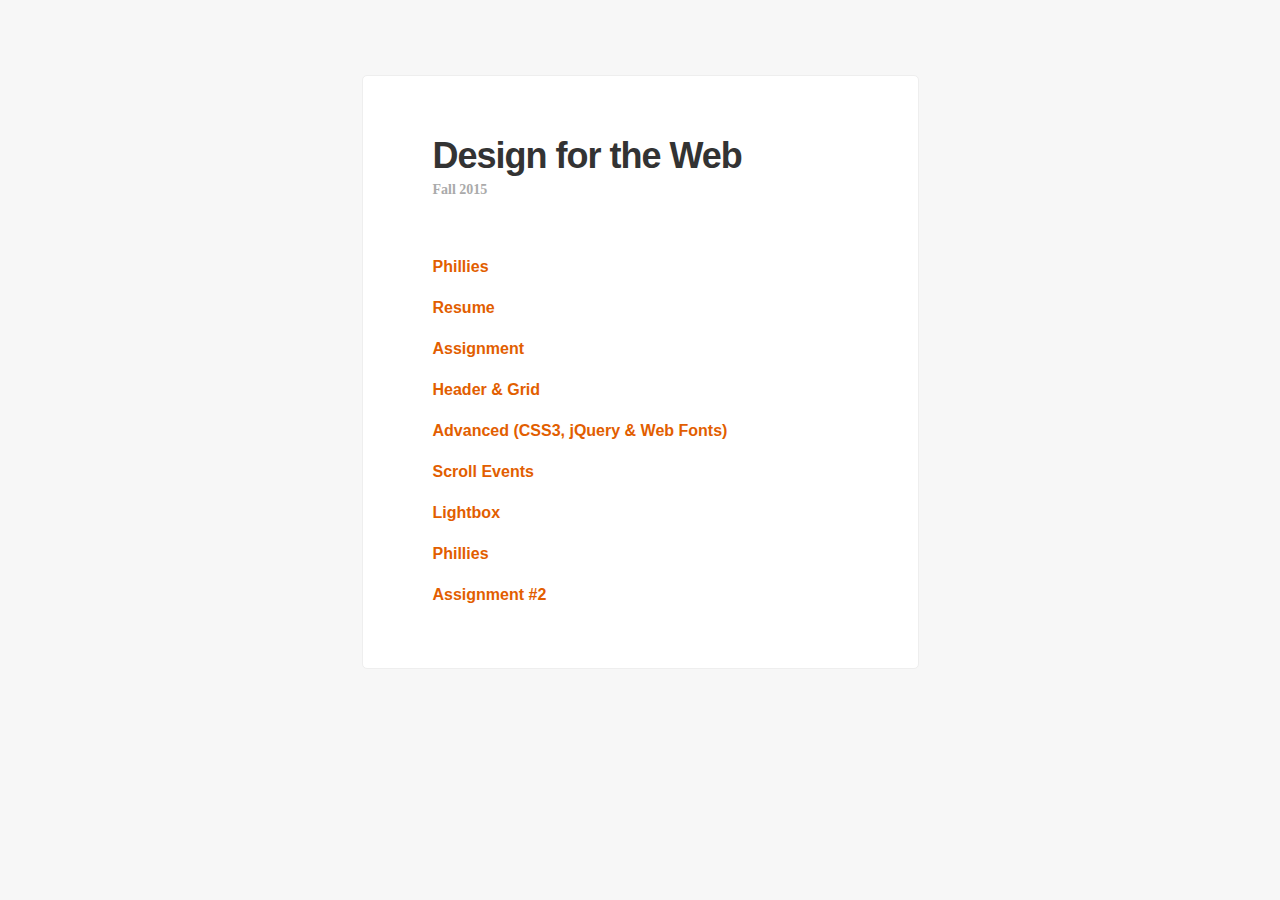
<file: index.html>
<!doctype html>
<html>
	<head>
		<title>Design for the Web | Fall 2015</title>

    	<style type="text/css">

    		body {
    			background: #f7f7f7;
    			font-family: 'Helvetica', Arial, sans-serif;
    			color: #333333;
    			font-size: 16px;
    			line-height: 1.0;
    			font-weight: bold;
    		}

    		a {
    			text-decoration: none;
    			color: #E25E00;    		}

    		a:hover {
    			opacity: .5;
    		}




    		div {
    			margin: 75px auto;
    			max-width: 415px;
    			background: #FFFFFF;
    			padding: 60px 70px 40px 70px;
    			border-radius: 5px;
    			border: 1px solid #EEEEEE;

    		}

    		h1	{
    			font-size: 36px;
    			line-height: 1.1;
    			margin: 0;
    			letter-spacing: -1px;
    		}

    		h2	{
    			font-size: 14px;
    			font-family: Georgia, serif;
    			color: #AAAAAA;
    			line-height: 2.0;
    			font-size: italic;
    			margin: 0 0 55px 0;
    		}

    		ul	{
    			list-style-type: none;
    			padding: 0;
    			margin: 0;
    		}

    		li {
    			padding-bottom: 25px;
    		}


    	</style>
	</head>	

	<body>
	   <div>
		<h1>Design for the Web</h1>
		<h2>Fall 2015</h2>

		<ul>
			<li><a href='/phillies'>Phillies</a></li>
			<li><a href='/resume'>Resume</a></li>
			<li><a href='/assignment1'>Assignment</a></li>
			<li><a href='/header-grid'>Header &amp; Grid</a></li>
			<li><a href='/advanced'>Advanced (CSS3, jQuery &amp; Web Fonts)</a></li>
			<li><a href='/scrollit'>Scroll Events</a></li>
			<li><a href='/lightbox'>Lightbox</a></li>
			<li><a href='/phillies'>Phillies</a></li>
			<li><a href='/portfoliosite'>Assignment #2</a></li>
		</ul>
		</div>
	
	</body>
</html>
</file>
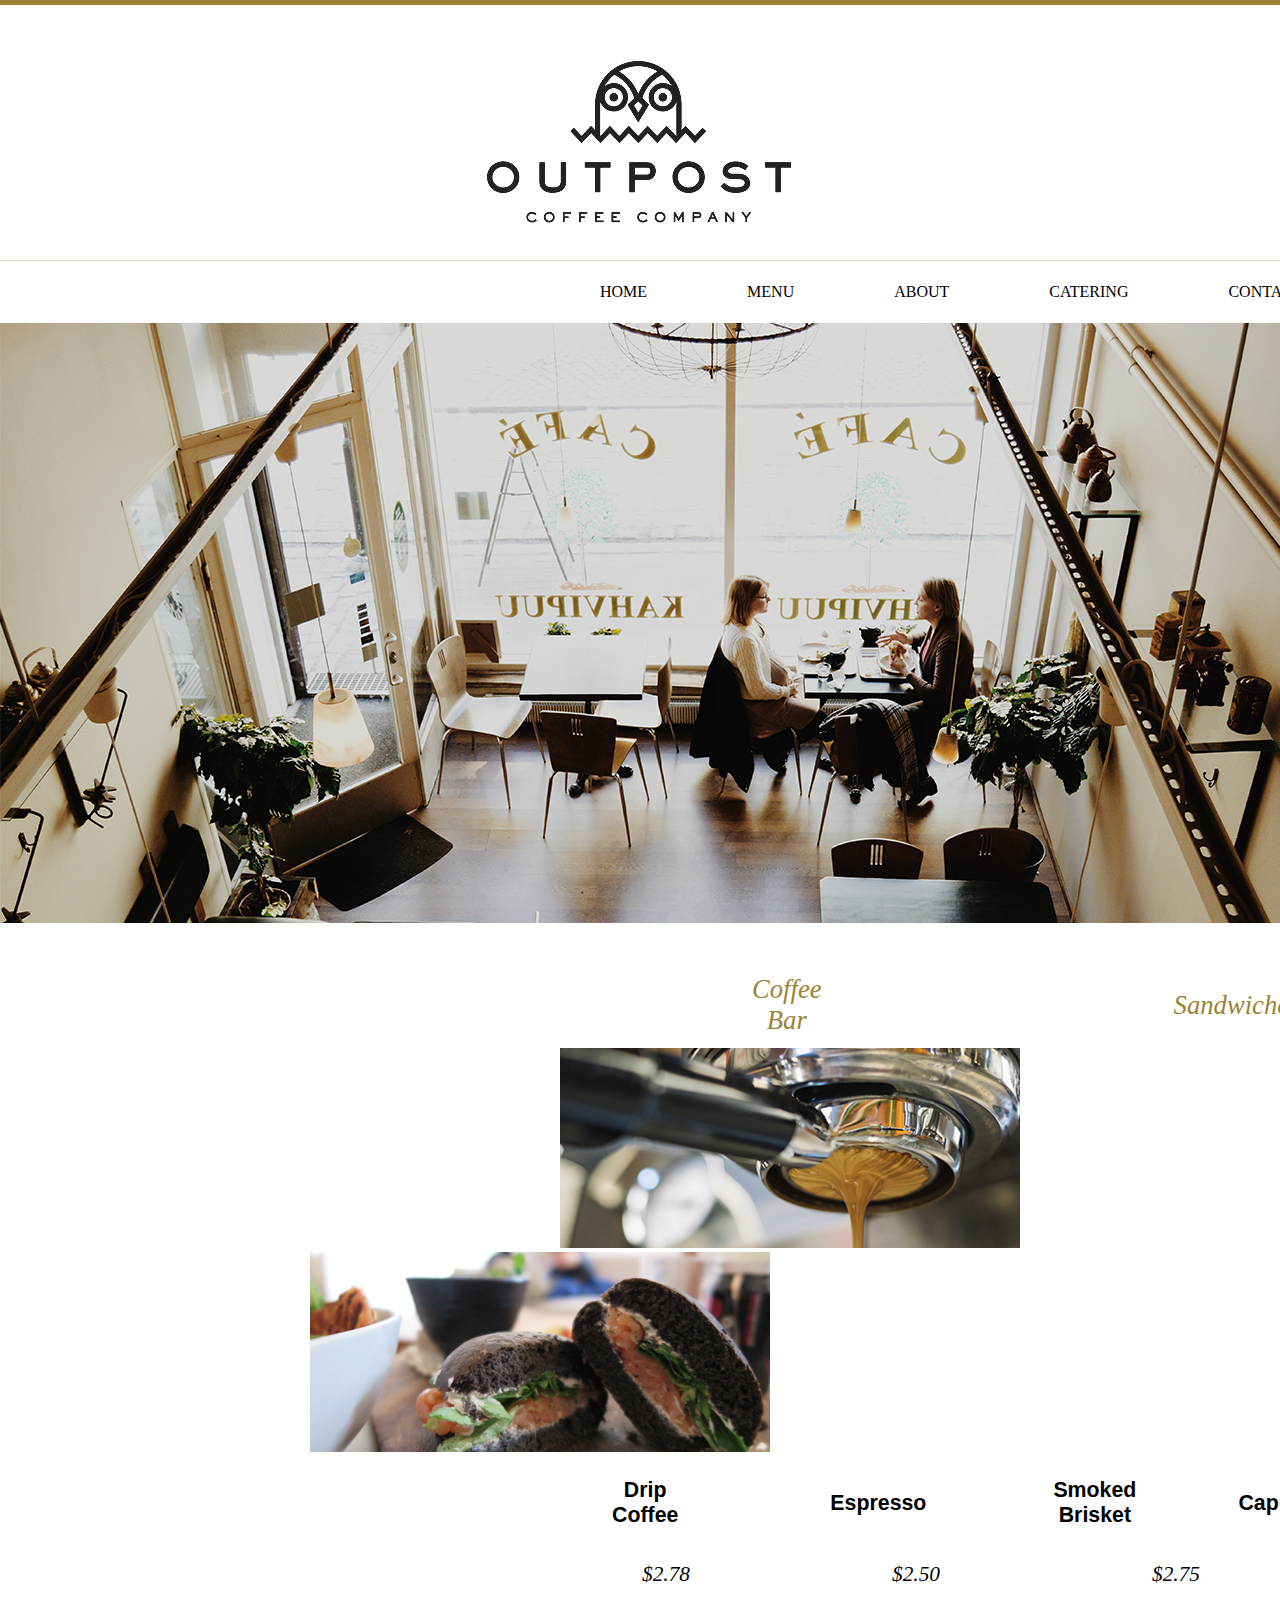
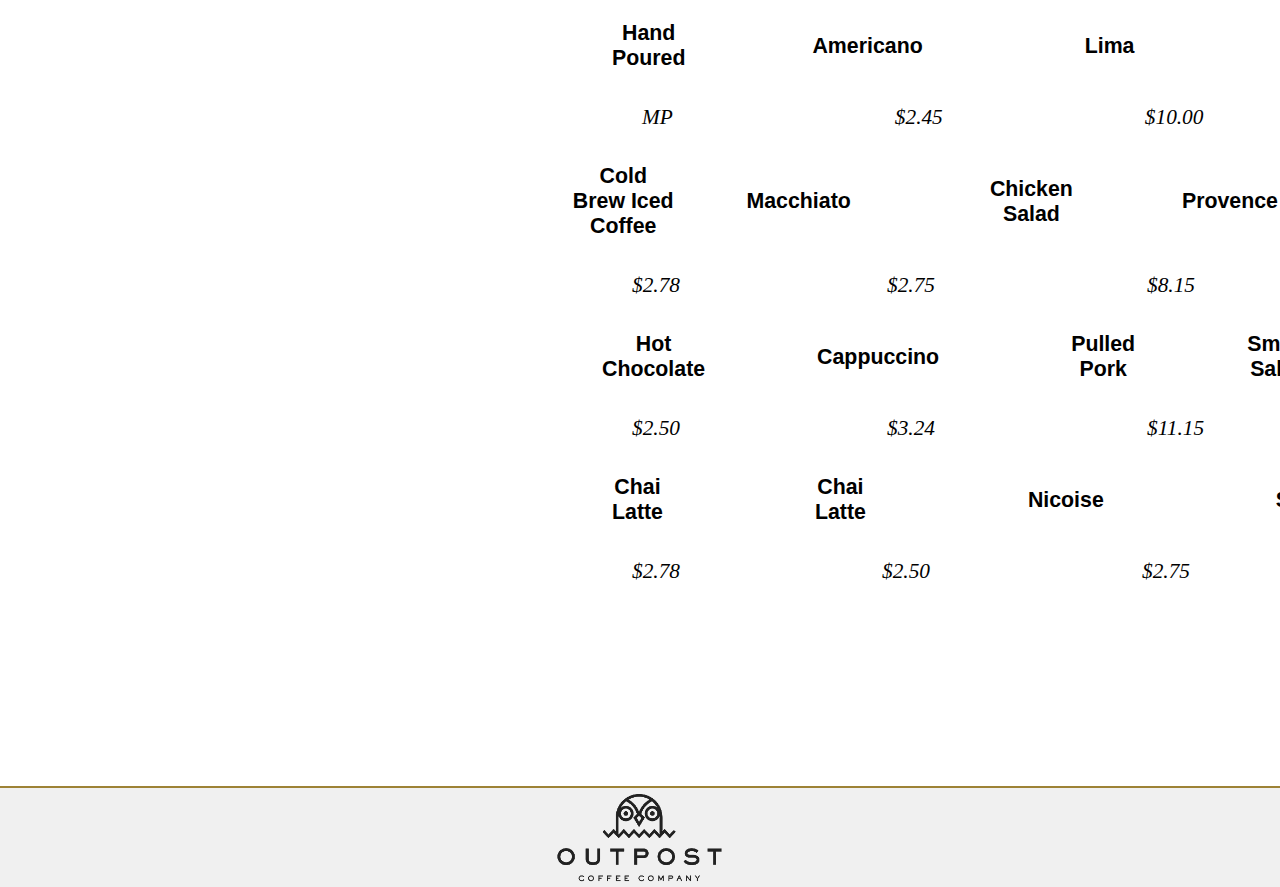
<file: assignment1/index.html>
<!DOCTYPE html>
<html>
	<!--Head-->
	<head> 
		<title>Outpost Coffee Shop</title>
		<link type="text/css" href='styles.css' rel="stylesheet">
		
	</head>
	<!--Header-->
	<body>
	<div class='header'>
		<div class='logosection'>
				<img src="outpost-logo.png">
	</div>
	<!--Navigation-->
	<table class='navigation'>
		<tr>
			<td>HOME</td>
			<td>MENU</td>
			<td>ABOUT</td>
			<td>CATERING</td>
			<td>CONTACT</td>
		</tr>
	</table>
	<!-- CoffeeHero Image-->
		<div>
			<img src="coffeeshop-hero.jpg">
		</div>
	<!-- MenuImageTitles-->
	<table class='menu'>
		<tr>
			<td style='padding-left: 400px;'>Coffee Bar</td>
			<td style='padding-left: 350px;'>Sandwiches</td>
		</tr>

	</table>
	<!-- MenuImages -->
		<div class='coffeemenu'>
			<img src="coffee-bar.jpg" style='padding-left: 550px;'>
		</div>	

		<div class='sandwichmenu'>
			<img src="sandwiches.jpg" style='padding-right: 200px;'>
		</div>	
	<!-- MenuTables -->
	<!-- SelectionRow1-->
	<table class='bolditems'>
		<tr>
			<td style='padding-left: 260px;' class='menufont'>Drip Coffee</td>
			<td style='padding-left: 150px;' class='menufont'>Espresso</td>
			<td style='padding-left: 125px;' class='menufont'>Smoked Brisket</td>
			<td style='padding-left: 100px;' class='menufont'>Caprese</td>
		</tr>
	</table>
		<table class='pricefont'>
		<tr>
			<td style='padding-left: 290px;'>$2.78</td>
			<td style='padding-left: 200px;'>$2.50</td>
			<td style='padding-left: 210px;'>$2.75</td>
			<td style='padding-left: 180px;'>$8.15</td>
		</tr>
	</table>
	<!-- SelectionRow2-->
		<table class='bolditems'>
		<tr>
			<td style='padding-left: 260px;' class='menufont'>Hand Poured</td>
			<td style='padding-left: 125px;' class='menufont'>Americano</td>
			<td style='padding-left: 160px;' class='menufont'>Lima</td>
			<td style='padding-left: 150px;' class='menufont'>Grilled Cheese</td>
		</tr>
	</table>
		<table class='pricefont'>
		<tr>
			<td style='padding-left: 290px;'>MP</td>
			<td style='padding-left: 220px;'>$2.45</td>
			<td style='padding-left: 200px;'>$10.00</td>
			<td style='padding-left: 175px;'>$7.20</td>
		</tr>
	</table>
	<!-- SelectionRow3-->
		<table class='bolditems'>
		<tr>
			<td style='padding-left: 220px;' class='menufont'>Cold Brew Iced Coffee</td>
			<td style='padding-left: 70px;' class='menufont'>Macchiato</td>
			<td style='padding-left: 130px;' class='menufont'>Chicken Salad</td>
			<td style='padding-left: 100px;' class='menufont'>Provence</td>
		</tr>
	</table>
		<table class='pricefont'>
		<tr>
			<td style='padding-left: 280px;'>$2.78</td>
			<td style='padding-left: 205px;'>$2.75</td>
			<td style='padding-left: 210px;'>$8.15</td>
			<td style='padding-left: 190px;'>$9.25</td>
		</tr>
	</table>
	<!-- SelectionRow4-->
		<table class='bolditems'>
		<tr>
			<td style='padding-left: 250px;' class='menufont'>Hot Chocolate</td>
			<td style='padding-left: 110px;' class='menufont'>Cappuccino</td>
			<td style='padding-left: 130px;' class='menufont'>Pulled Pork</td>
			<td style='padding-left: 110px;' class='menufont'>Smoked Salmon</td>
		</tr>
	</table>
		<table class='pricefont'>
		<tr>
			<td style='padding-left: 280px;'>$2.50</td>
			<td style='padding-left: 205px;'>$3.24</td>
			<td style='padding-left: 210px;'>$11.15</td>
			<td style='padding-left: 180px;'>$8.25</td>
		</tr>
	</table>
	<!-- SelectionRow5-->
	<table class='bolditems'>
		<tr>
			<td style='padding-left: 260px;' class='menufont'>Chai Latte</td>
			<td style='padding-left: 150px;' class='menufont'>Chai Latte</td>
			<td style='padding-left: 160px;' class='menufont'>Nicoise</td>
			<td style='padding-left: 170px;' class='menufont'>Seoul</td>
		</tr>
	</table>
		<table class='pricefont'>
		<tr>
			<td style='padding-left: 280px;'>$2.78</td>
			<td style='padding-left: 200px;'>$2.50</td>
			<td style='padding-left: 210px;'>$2.75</td>
			<td style='padding-left: 195px;'>$8.15</td>
		</tr>
	</table>

</div>
<!--BottomBorderImage-->
		<div class='secondlogobox';>
			<img src='outpost-logo.png' width='176px'/>
		</div>
	</body>
</html>
</file>
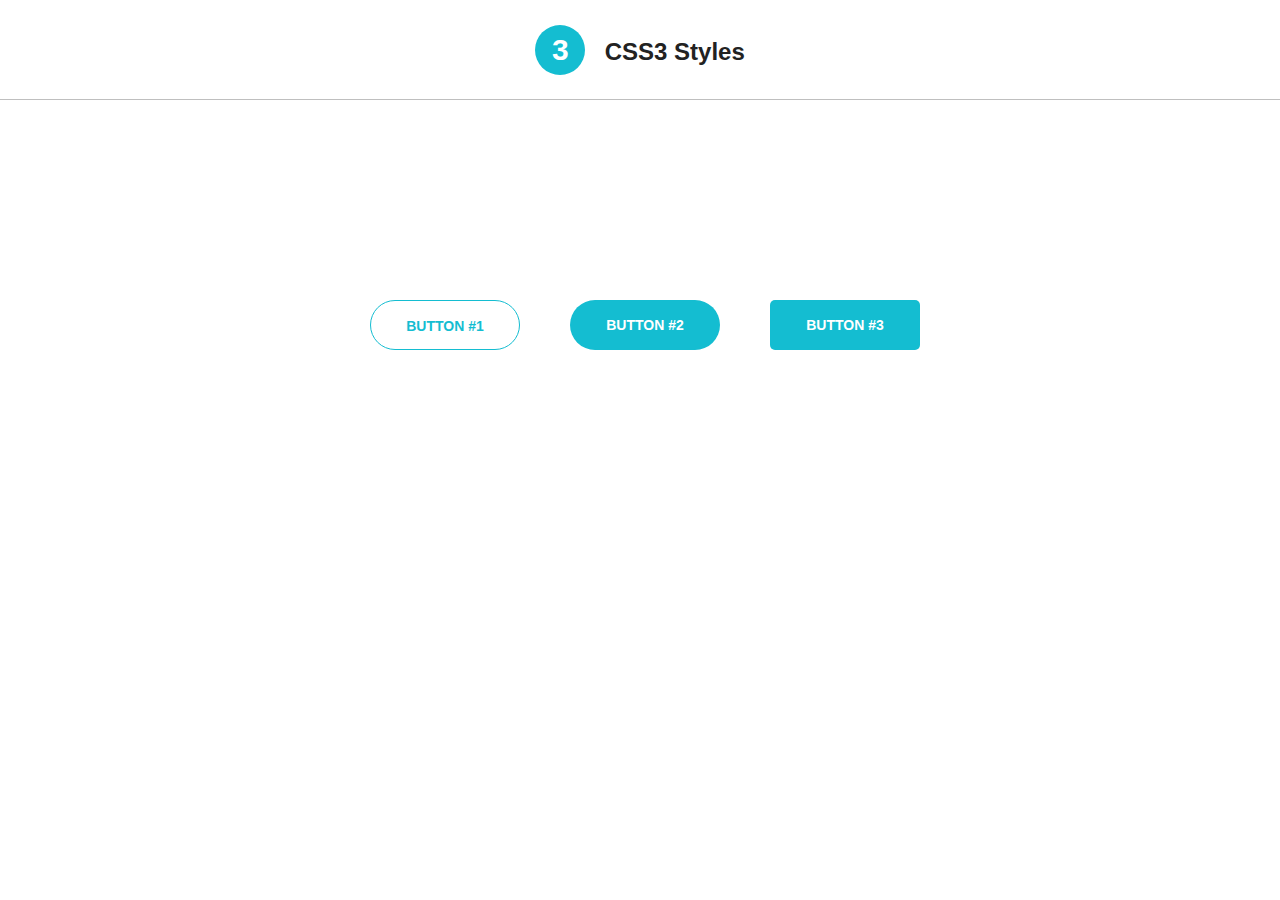
<file: css3-button/index.html>
<!doctype html>
<html>
  <head>
    <title>Practice Site 3 | CSS3 Styles</title>

    <link type="text/css" href="files/css/styles.css" rel="stylesheet" />
  </head>

  <body>
    <header>
      <div class="inner-wrapper">
        <div class="logo">
          <a href="">
            <h1>3</h1>
            <h2>CSS3 Styles</h2>
          </a>
        </div>
      </div>
    </header>

    <div class="content">
      <div class="button-wrapper">
        <a class="button one" href="">Button #1</a>
        <a class="button two" href="">Button #2</a>
        <a class="button three" href="">Button #3</a>
      </div>
    </div>
  </body>
</html>
</file>
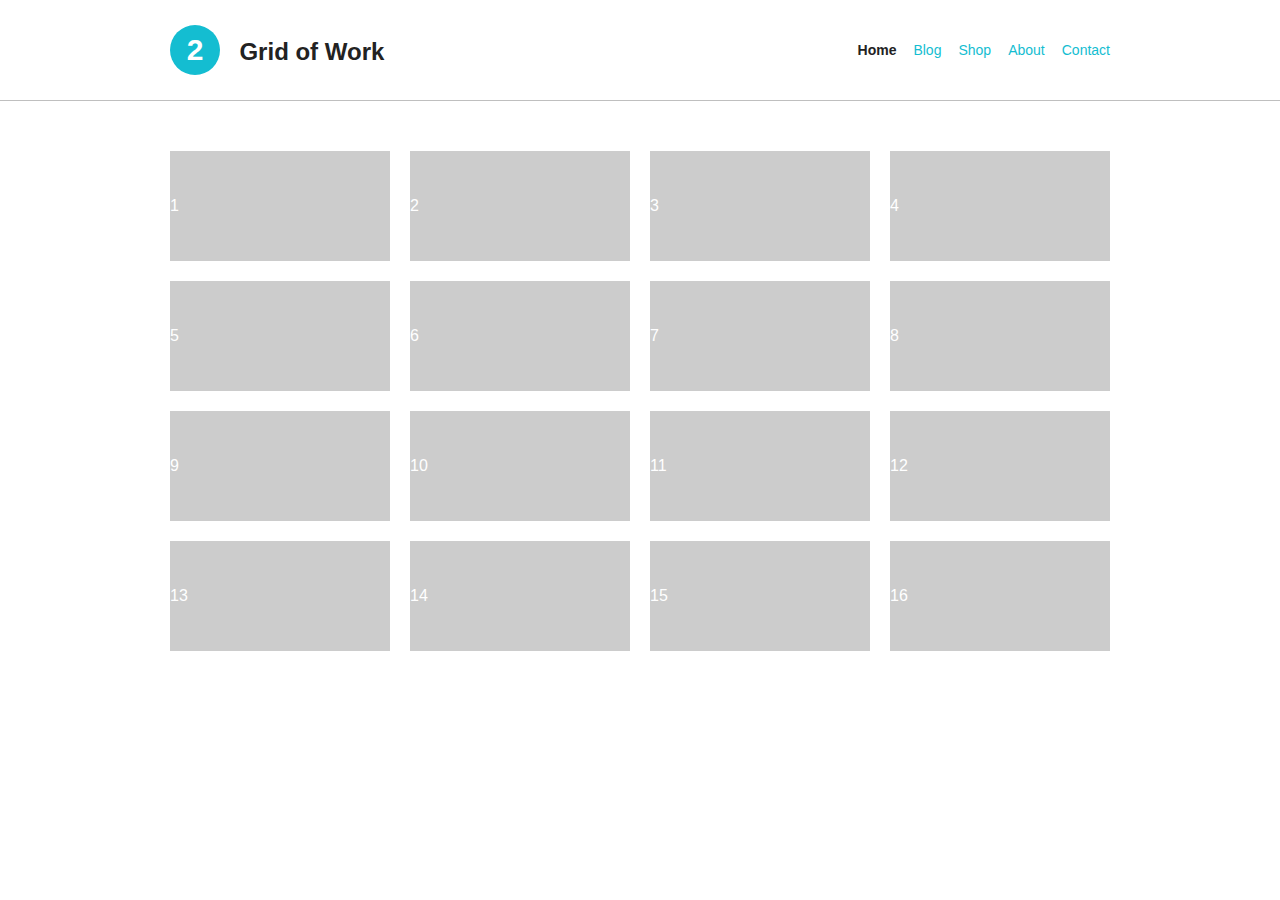
<file: grid/index.html>
<!doctype html>
<html>
  <head>
    <title>Practice Site 2 | Grid of Work</title>

    <link type="text/css" href="files/css/styles.css" rel="stylesheet" />
  </head>

  <body>
    <header>
      <div id="inner-wrapper">
        <div id="logo">
          <a href="">
            <h1>2</h1>
            <h2>Grid of Work</h2>
          </a>
        </div>
        <div id="nav">
          <ul>
            <li class="active"><a href="http://yoursite.com" target="_self">Home</a></li>
            <li><a href="http://yoursite.com/blog" target="_self">Blog</a></li>
            <li><a href="http://yoursite.com/about" target="_self">Shop</a></li>
            <li><a href="http://yoursite.com/about" target="_self">About</a></li>
            <li><a href="http://yoursite.com/contact" target="_self">Contact</a></li>
          </ul>
        </div>
      </div>
    </header>

    <div id="content">
      <div class="row-1">
        <a href=""><div class="project">1</div></a>
        <a href=""><div class="project">2</div></a>
        <a href=""><div class="project">3</div></a>
        <a href=""><div class="project last">4</div></a>
      </div>
      <div class="row-2">
        <a href=""><div class="project">5</div></a>
        <a href=""><div class="project">6</div></a>
        <a href=""><div class="project">7</div></a>
        <a href=""><div class="project last">8</div></a>
      </div>
      <div class="row-3">
        <a href=""><div class="project">9</div></a>
        <a href=""><div class="project">10</div></a>
        <a href=""><div class="project">11</div></a>
        <a href=""><div class="project last">12</div></a>
      </div>
      <div class="row-4">
        <a href=""><div class="project">13</div></a>
        <a href=""><div class="project">14</div></a>
        <a href=""><div class="project">15</div></a>
        <a href=""><div class="project last">16</div></a>
      </div>
    </div>
  </body>
</html>
</file>
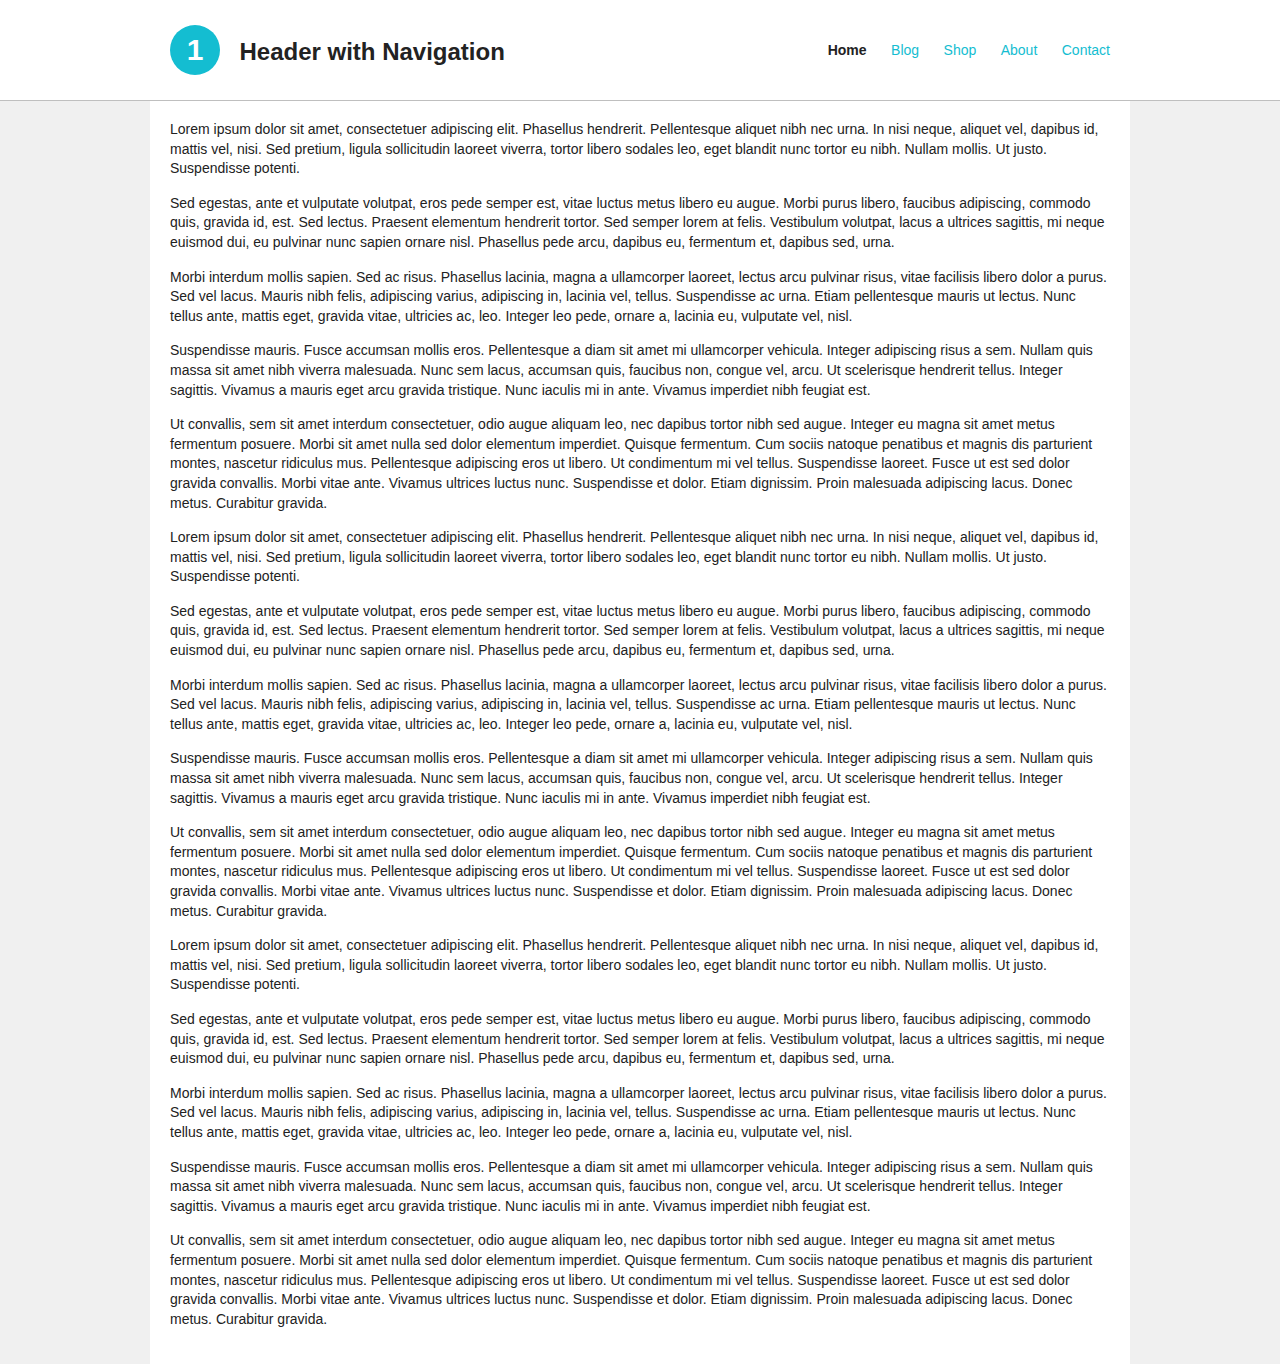
<file: header/index.html>
<!doctype html>
<html>
  <head>
    <title>Practice Site 1 | Header with Navigation</title>

    <link type="text/css" href="files/_css/styles.css" rel="stylesheet" />
  </head>

  <body>
    <header>
      <div id="inner-wrapper">
        <div id="logo">
          <a href="http://ryjohnson.com">
            <h1>1</h1>
            <h2>Header with Navigation</h2>
          </a>
        </div>
        <div id="nav">
          <ul>
            <li class='active'><a href="http://yoursite.com" target="_self">Home</a></li>
            <li><a href="http://yoursite.com/blog" target="_self">Blog</a></li>
            <li><a href="http://yoursite.com/about" target="_self">Shop</a></li>
            <li><a href="http://yoursite.com/about" target="_self">About</a></li>
            <li><a href="http://yoursite.com/contact" target="_self">Contact</a></li>
          </ul>
        </div>
      </div>
    </header>

    <div id="content">
      <p>Lorem ipsum dolor sit amet, consectetuer adipiscing elit. Phasellus hendrerit. Pellentesque aliquet nibh nec urna. In nisi neque, aliquet vel, dapibus id, mattis vel, nisi. Sed pretium, ligula sollicitudin laoreet viverra, tortor libero sodales leo, eget blandit nunc tortor eu nibh. Nullam mollis. Ut justo. Suspendisse potenti.</p>

      <p>Sed egestas, ante et vulputate volutpat, eros pede semper est, vitae luctus metus libero eu augue. Morbi purus libero, faucibus adipiscing, commodo quis, gravida id, est. Sed lectus. Praesent elementum hendrerit tortor. Sed semper lorem at felis. Vestibulum volutpat, lacus a ultrices sagittis, mi neque euismod dui, eu pulvinar nunc sapien ornare nisl. Phasellus pede arcu, dapibus eu, fermentum et, dapibus sed, urna.</p>

      <p>Morbi interdum mollis sapien. Sed ac risus. Phasellus lacinia, magna a ullamcorper laoreet, lectus arcu pulvinar risus, vitae facilisis libero dolor a purus. Sed vel lacus. Mauris nibh felis, adipiscing varius, adipiscing in, lacinia vel, tellus. Suspendisse ac urna. Etiam pellentesque mauris ut lectus. Nunc tellus ante, mattis eget, gravida vitae, ultricies ac, leo. Integer leo pede, ornare a, lacinia eu, vulputate vel, nisl.</p>

      <p>Suspendisse mauris. Fusce accumsan mollis eros. Pellentesque a diam sit amet mi ullamcorper vehicula. Integer adipiscing risus a sem. Nullam quis massa sit amet nibh viverra malesuada. Nunc sem lacus, accumsan quis, faucibus non, congue vel, arcu. Ut scelerisque hendrerit tellus. Integer sagittis. Vivamus a mauris eget arcu gravida tristique. Nunc iaculis mi in ante. Vivamus imperdiet nibh feugiat est.</p>

      <p>Ut convallis, sem sit amet interdum consectetuer, odio augue aliquam leo, nec dapibus tortor nibh sed augue. Integer eu magna sit amet metus fermentum posuere. Morbi sit amet nulla sed dolor elementum imperdiet. Quisque fermentum. Cum sociis natoque penatibus et magnis dis parturient montes, nascetur ridiculus mus. Pellentesque adipiscing eros ut libero. Ut condimentum mi vel tellus. Suspendisse laoreet. Fusce ut est sed dolor gravida convallis. Morbi vitae ante. Vivamus ultrices luctus nunc. Suspendisse et dolor. Etiam dignissim. Proin malesuada adipiscing lacus. Donec metus. Curabitur gravida.</p>

      <p>Lorem ipsum dolor sit amet, consectetuer adipiscing elit. Phasellus hendrerit. Pellentesque aliquet nibh nec urna. In nisi neque, aliquet vel, dapibus id, mattis vel, nisi. Sed pretium, ligula sollicitudin laoreet viverra, tortor libero sodales leo, eget blandit nunc tortor eu nibh. Nullam mollis. Ut justo. Suspendisse potenti.</p>

      <p>Sed egestas, ante et vulputate volutpat, eros pede semper est, vitae luctus metus libero eu augue. Morbi purus libero, faucibus adipiscing, commodo quis, gravida id, est. Sed lectus. Praesent elementum hendrerit tortor. Sed semper lorem at felis. Vestibulum volutpat, lacus a ultrices sagittis, mi neque euismod dui, eu pulvinar nunc sapien ornare nisl. Phasellus pede arcu, dapibus eu, fermentum et, dapibus sed, urna.</p>

      <p>Morbi interdum mollis sapien. Sed ac risus. Phasellus lacinia, magna a ullamcorper laoreet, lectus arcu pulvinar risus, vitae facilisis libero dolor a purus. Sed vel lacus. Mauris nibh felis, adipiscing varius, adipiscing in, lacinia vel, tellus. Suspendisse ac urna. Etiam pellentesque mauris ut lectus. Nunc tellus ante, mattis eget, gravida vitae, ultricies ac, leo. Integer leo pede, ornare a, lacinia eu, vulputate vel, nisl.</p>

      <p>Suspendisse mauris. Fusce accumsan mollis eros. Pellentesque a diam sit amet mi ullamcorper vehicula. Integer adipiscing risus a sem. Nullam quis massa sit amet nibh viverra malesuada. Nunc sem lacus, accumsan quis, faucibus non, congue vel, arcu. Ut scelerisque hendrerit tellus. Integer sagittis. Vivamus a mauris eget arcu gravida tristique. Nunc iaculis mi in ante. Vivamus imperdiet nibh feugiat est.</p>

      <p>Ut convallis, sem sit amet interdum consectetuer, odio augue aliquam leo, nec dapibus tortor nibh sed augue. Integer eu magna sit amet metus fermentum posuere. Morbi sit amet nulla sed dolor elementum imperdiet. Quisque fermentum. Cum sociis natoque penatibus et magnis dis parturient montes, nascetur ridiculus mus. Pellentesque adipiscing eros ut libero. Ut condimentum mi vel tellus. Suspendisse laoreet. Fusce ut est sed dolor gravida convallis. Morbi vitae ante. Vivamus ultrices luctus nunc. Suspendisse et dolor. Etiam dignissim. Proin malesuada adipiscing lacus. Donec metus. Curabitur gravida.</p>

      <p>Lorem ipsum dolor sit amet, consectetuer adipiscing elit. Phasellus hendrerit. Pellentesque aliquet nibh nec urna. In nisi neque, aliquet vel, dapibus id, mattis vel, nisi. Sed pretium, ligula sollicitudin laoreet viverra, tortor libero sodales leo, eget blandit nunc tortor eu nibh. Nullam mollis. Ut justo. Suspendisse potenti.</p>

      <p>Sed egestas, ante et vulputate volutpat, eros pede semper est, vitae luctus metus libero eu augue. Morbi purus libero, faucibus adipiscing, commodo quis, gravida id, est. Sed lectus. Praesent elementum hendrerit tortor. Sed semper lorem at felis. Vestibulum volutpat, lacus a ultrices sagittis, mi neque euismod dui, eu pulvinar nunc sapien ornare nisl. Phasellus pede arcu, dapibus eu, fermentum et, dapibus sed, urna.</p>

      <p>Morbi interdum mollis sapien. Sed ac risus. Phasellus lacinia, magna a ullamcorper laoreet, lectus arcu pulvinar risus, vitae facilisis libero dolor a purus. Sed vel lacus. Mauris nibh felis, adipiscing varius, adipiscing in, lacinia vel, tellus. Suspendisse ac urna. Etiam pellentesque mauris ut lectus. Nunc tellus ante, mattis eget, gravida vitae, ultricies ac, leo. Integer leo pede, ornare a, lacinia eu, vulputate vel, nisl.</p>

      <p>Suspendisse mauris. Fusce accumsan mollis eros. Pellentesque a diam sit amet mi ullamcorper vehicula. Integer adipiscing risus a sem. Nullam quis massa sit amet nibh viverra malesuada. Nunc sem lacus, accumsan quis, faucibus non, congue vel, arcu. Ut scelerisque hendrerit tellus. Integer sagittis. Vivamus a mauris eget arcu gravida tristique. Nunc iaculis mi in ante. Vivamus imperdiet nibh feugiat est.</p>

      <p>Ut convallis, sem sit amet interdum consectetuer, odio augue aliquam leo, nec dapibus tortor nibh sed augue. Integer eu magna sit amet metus fermentum posuere. Morbi sit amet nulla sed dolor elementum imperdiet. Quisque fermentum. Cum sociis natoque penatibus et magnis dis parturient montes, nascetur ridiculus mus. Pellentesque adipiscing eros ut libero. Ut condimentum mi vel tellus. Suspendisse laoreet. Fusce ut est sed dolor gravida convallis. Morbi vitae ante. Vivamus ultrices luctus nunc. Suspendisse et dolor. Etiam dignissim. Proin malesuada adipiscing lacus. Donec metus. Curabitur gravida.</p>
    </div>
  </body>
</html>
</file>
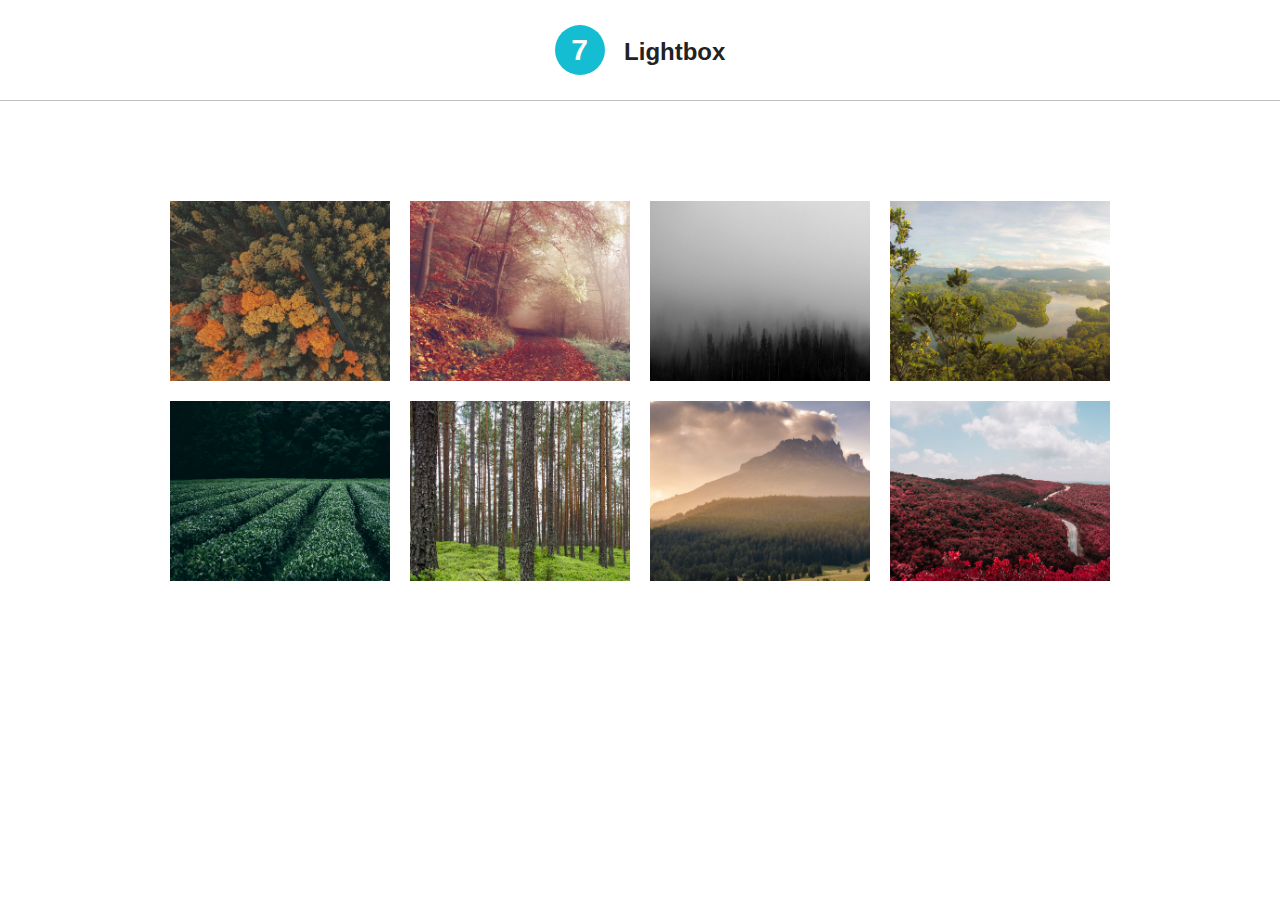
<file: lightbox/index.html>
<!doctype html>
<html>
  <head>
    <title>Practice Site 7 | Lightbox</title>

    <link type="text/css" href="files/css/magnific.css" rel="stylesheet" />
    <link type="text/css" href="files/css/styles.css" rel="stylesheet" />

    <script src="http://ajax.googleapis.com/ajax/libs/jquery/1.10.2/jquery.min.js"></script>
    <script src="files/js/magnific.js"></script>
    <script src="files/js/utilities.js"></script>

  </head>

  <body>
    <header>
      <div id="inner-wrapper">
        <div id="logo">
          <a href="">
            <h1>7</h1>
            <h2>Lightbox</h2>
          </a>
        </div>
      </div>
    </header>

    <div id="content">
      <div id="section">
        <div class="row-1">
          <a href="files/img/1.jpg" class="project gallery">
            <img src="files/img/1.jpg" />
          </a>
          <a href="files/img/2.jpg" class="project gallery">
            <img src="files/img/2.jpg" />
          </a>
          <a href="files/img/3.jpg" class="project gallery">
            <img src="files/img/3.jpg" />
          </a>
          <a href="files/img/4.jpg" class="project last gallery">
            <img src="files/img/4.jpg" />
          </a>
        </div>
        <div class="row-2">
          <a href="files/img/5.jpg" class="project gallery">
            <img src="files/img/5.jpg" />
          </a>
          <a href="files/img/6.jpg" class="project gallery">
            <img src="files/img/6.jpg" />
          </a>
          <a href="files/img/7.jpg" class="project gallery">
            <img src="files/img/7.jpg" />
          </a>
          <a href="files/img/8.jpg" class="project last gallery">
            <img src="files/img/8.jpg" />
          </a>
        </div>
      </div>
    </div>
  </body>
</html>
</file>
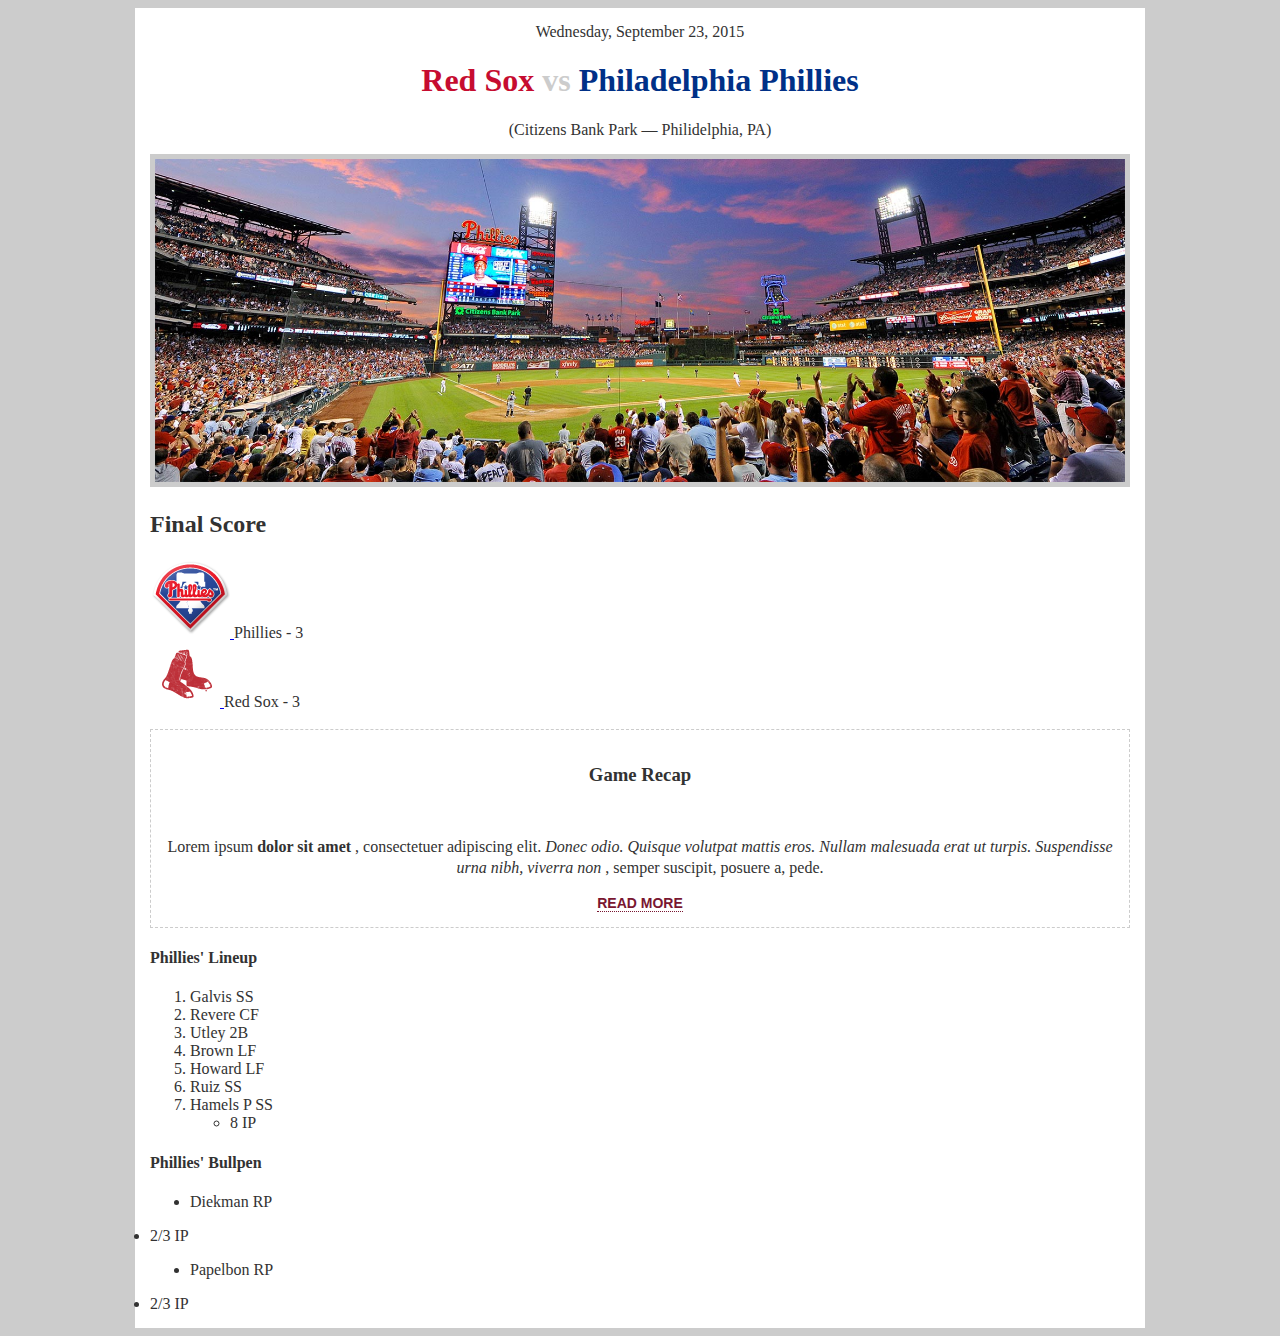
<file: phillies/index.html>
<!doctype HTML>
<html>
	<head>
		<title>Wednesday, September 23, 2015</title>
	</head>

	<body style='font-family: Georgia, serif; background-color: #cccccc; margin: 0, padding: 0; color: #323232;'> 
		<div style='width: 980px; background-color: #ffffff; margin: 0 auto; padding: 15px;'>
			<div style='text-align: center;'>Wednesday, September 23, 2015</div>
			<h1 style='text-align: center; color: #cccccc;'><span style='color: #C60C30;'>Red Sox</span> vs <span style='color: #003087;'>Philadelphia Phillies</span></h1>
			<div style='text-align: center;'>(Citizens Bank Park &mdash; Philidelphia, PA)</div>

			<img src="files/citizensbank.jpg" alt='Citizens Bank Park' style='width: 100%; border: 5px solid #cccccc; box-sizing: border-box; margin-top: 15px;' />

			<h2>Final Score</h2>
			<a href='http://phillies.com' target='_blank'>
				<img src="files/phillies-logo.png" alt='Phillies Logo' />

			</a>
			Phillies - 3<br />

			<a href='http://marlins.com' target='_blank'>
				<img src="files/redsox-logo.png" alt='Red Sox Logo' />

			</a>
			Red Sox - 3<br />

            <br  />

	        <div style='text-align: center; border: 1px dashed #cccccc; padding: 15px;'>
	            <h3 style='margin-bottom: 10px;'>Game Recap</h3>
	            <p style='font-size: 16px; line-height: 21px; margin-top: 50px;'>Lorem ipsum <span style='font-weight: bold;'> dolor sit amet </span>, consectetuer adipiscing elit. <span style='font-style: italic;'> Donec odio. Quisque volutpat mattis eros. Nullam malesuada erat ut turpis. Suspendisse urna nibh, viverra non </span>, semper suscipit, posuere a, pede.</p>

	            <a href=''style='font-family: Helvetica, Arial, sans-serif; font-size: 14px; font-weight: bold; text-decoration: none; color: #791731; text-transform: uppercase; border-bottom: 1px dotted #791731; margin-bottom: 10px; '>Read More</a> 

 	
	        </div>

            <h4>Phillies' Lineup</h4>
            <ol>
            	<li>Galvis SS</li>
            	<li>Revere CF</li>
            	<li>Utley 2B</li>
            	<li>Brown LF</li>
            	<li>Howard LF</li>
            	<li>Ruiz SS</li>
            	<li>Hamels P SS</li>
            		<ul>
            			<li>8 IP</li>

            		</ul>	
            	</li>

            </ol>


            <!-- Relief Pitchers -->
            <h4>Phillies' Bullpen</h2>
            <ul>
            	<li>Diekman RP
            	  </ul>
            	  		<li>2/3 IP</li>
				   </li>
				</li>
				<ul>
            	<li>Papelbon RP
            	  </ul>
            	  		<li>2/3 IP</li>
				   </li>
				</li>



            </ul>


	    </div>
	</body>	
</html>
</file>
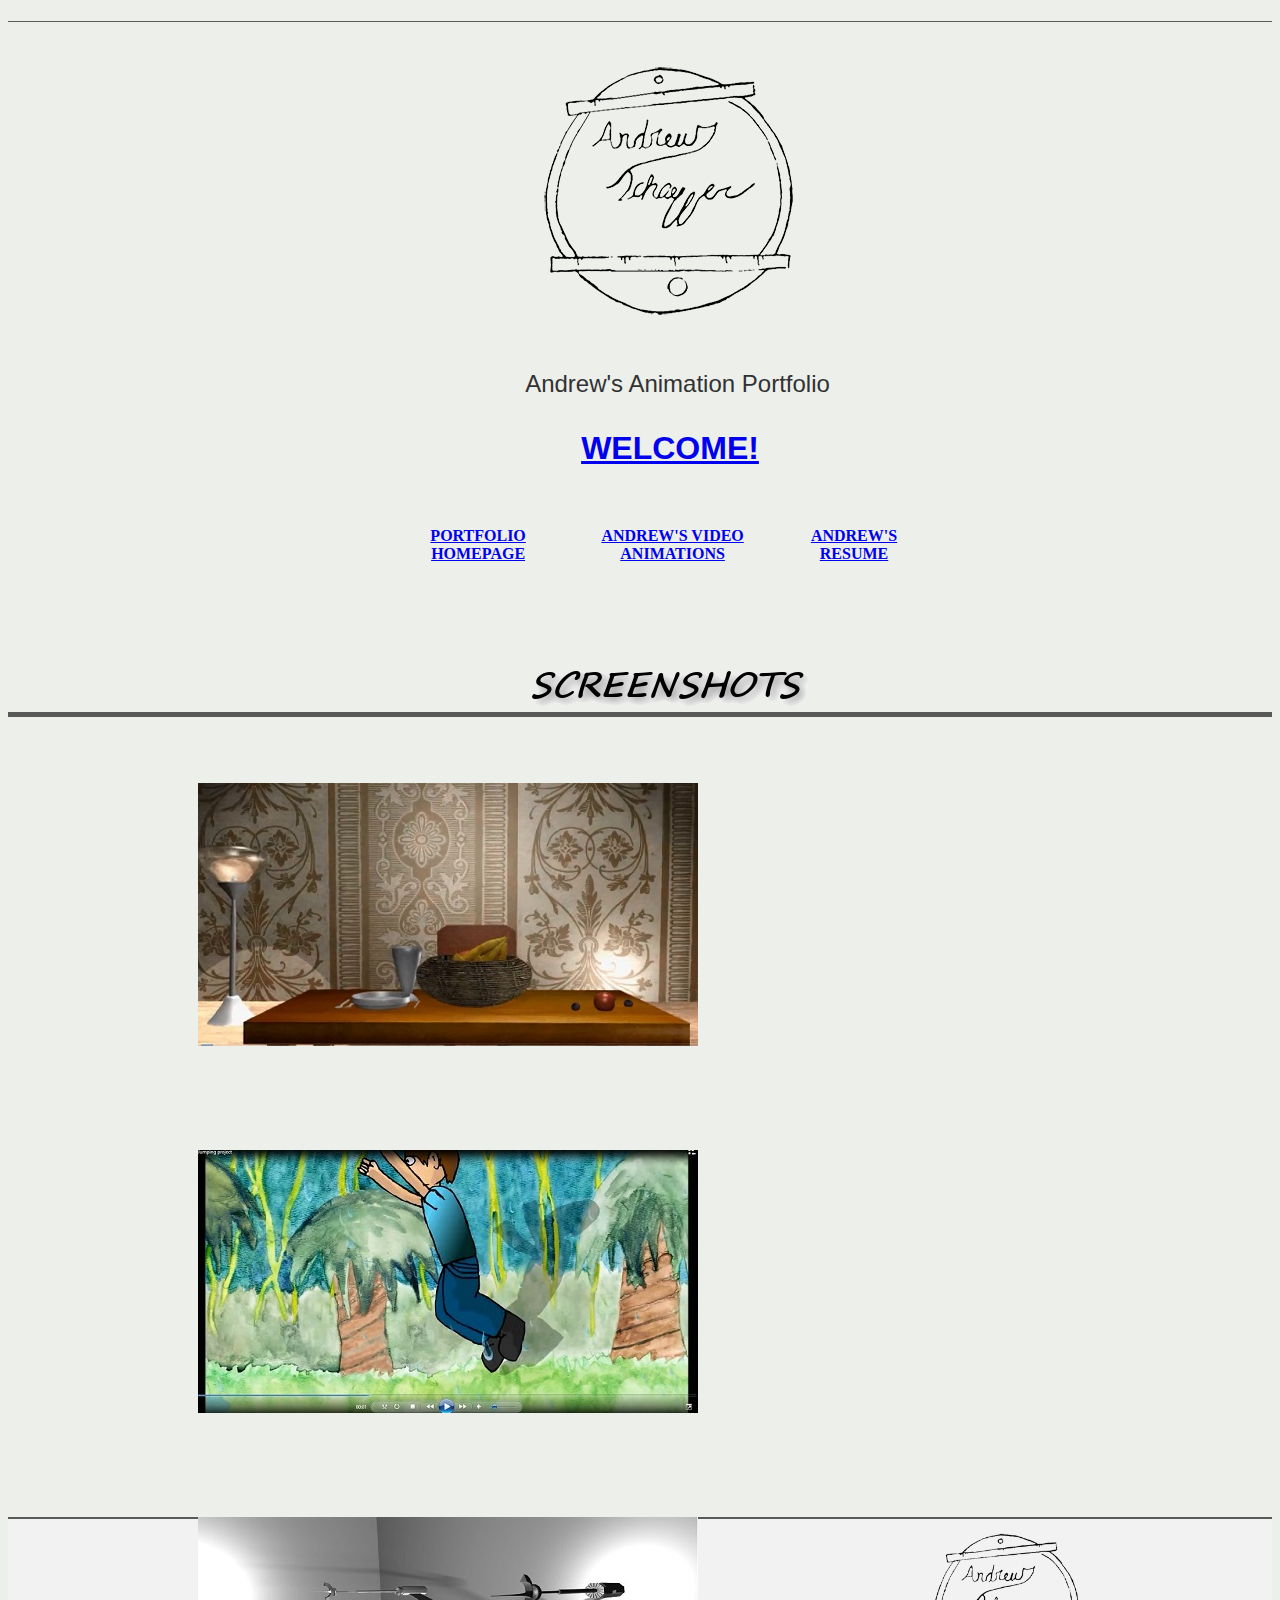
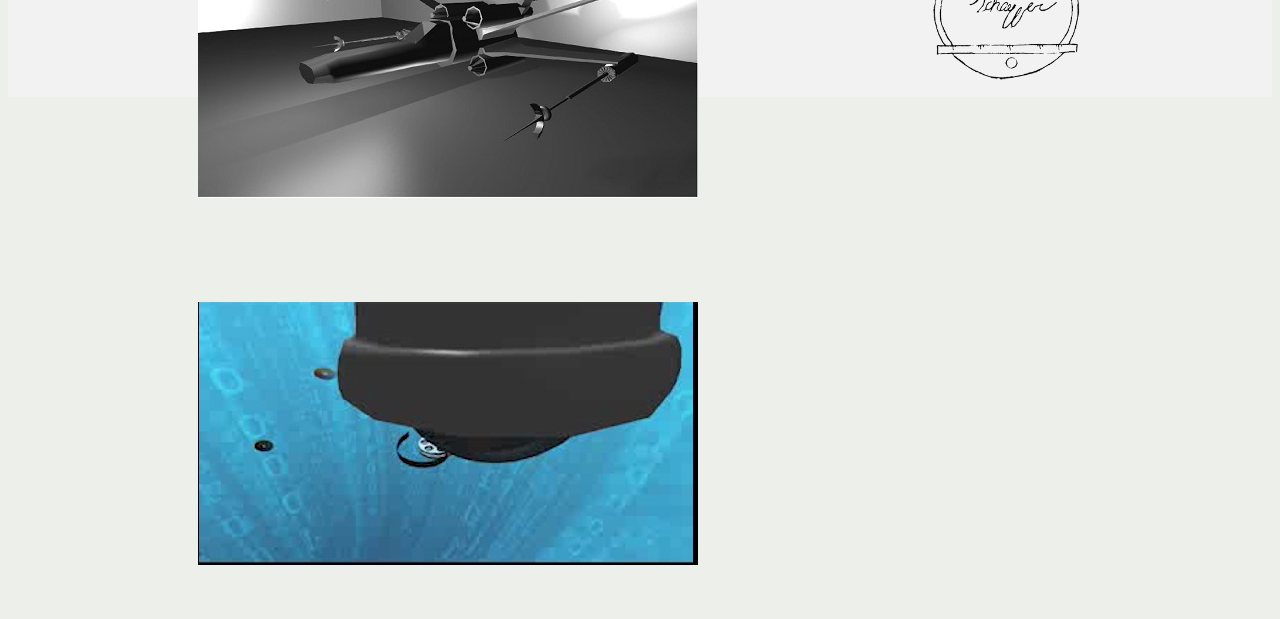
<file: portfoliosite/index.html>
<!DOCTYPE HTML>
	<html>
	<link type="text/css" href='styles.css' rel="stylesheet">
	<head>
		<title> Andrew Schaeffer | Portfolio </title>
	 </head> 
	 	<h1>
	  	<div style='padding-left: 70px;'><img src='mainlogo.png'></div>
	  	<p class='pagename'>Andrew's Animation Portfolio</p>
	 <body>
	 <table>
	 	<tr>
	 		 <script type="text/javascript">
function functionOne() { alert('Hey there! Thanks for checking out my site! I am very excited to share my work with you, and I hope you enjoy everything. Thank you for your support. You rock! - Andrew'); }
  </script>
  <p style='padding-left: 60px;'><a href="#" onClick="functionOne();">WELCOME!</a></p>
			<td><a href='index.html' target='_blank'> PORTFOLIO HOMEPAGE</td>
			<td><a href='videos.html' target='_blank'>ANDREW'S VIDEO ANIMATIONS</td>
			<td><a href='http://schaefferart.github.io/resume/' target='_blank'>ANDREW'S RESUME</td>
		</tr>
	</table>
 </h1>
 <div class='screenshots'><img src="images/normal/screenshotimg.png"></div>
<div id="screenshots">
  <ul>
    <li><img src="images/normal/1.jpg"></li>
    <li><img src="images/normal/2.jpg"></li>
    <li><img src="images/normal/3.jpg"></li>
    <li><img src="images/normal/4.jpg"></li>
  </ul>
</div>
<div class='footer'>
<img src='mainlogo.png' width='176px'/>
</div>
</body>
</div>
</html>
</file>
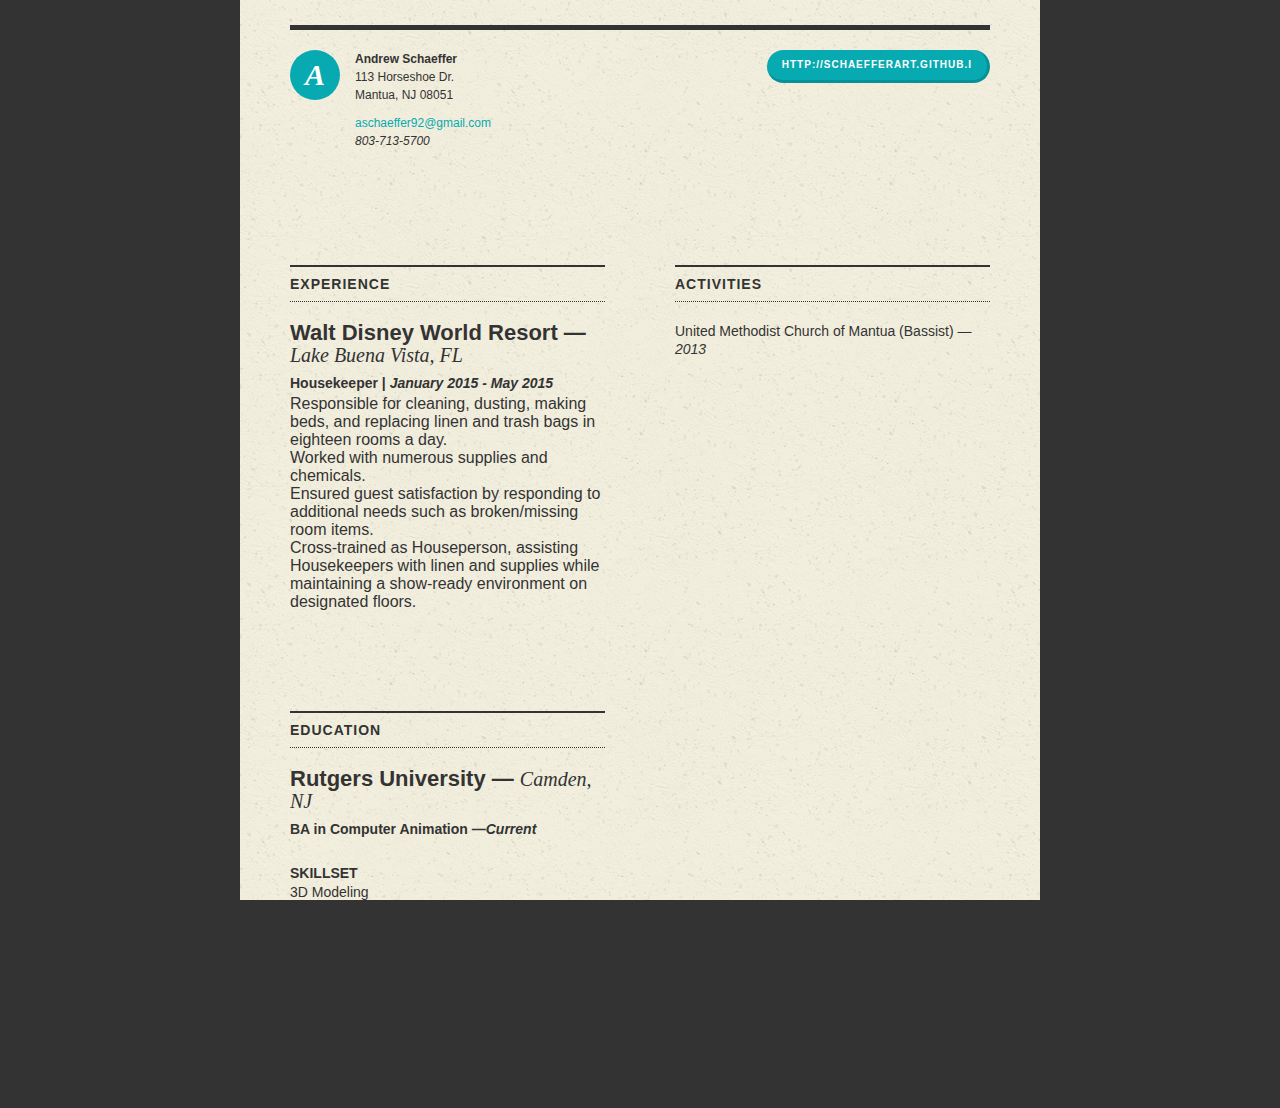
<file: resume/index.html>
<!doctype html>
<html>
	<head>
		<title>Andrew Schaeffer &#124; 2015 Resume&eacute;</title>

		<link type='text/css' href='files/css/styles.css' rel='stylesheet' />


	</head>

	<body>
		<div class='wrapper'>
			<header>
				<a href=''>
					<h1 class='logo'>A</h1>
				</a>

				<div class='contact-info'>
					<p>
						<span class='bold'>Andrew Schaeffer</span>
					</p>
					<p>
						113 Horseshoe Dr.<br />
						Mantua, NJ 08051
					</p>
					<p class='email'>
						<a href='mailto:as.
						aschaeffer92@gmail.com'
						target='_blank'>aschaeffer92@gmail.com</a>
					</p>
					<p>
						<span class='italic'>803-713-5700</span>
						<span class='extension'></span>
					</p>
				</div>
					<a class='website' href='http://schaefferart.github.io' target='_blank'>http://schaefferart.github.i</a>
			</header>

			<div class='content'>
				<div class='left-column'>
					<div class='experience'>
						<h2>Experience</h2>
						<div class='employer'>
							Walt Disney World Resort &mdash; <span class='city'>
							Lake Buena Vista, FL
						</div>
						<div class='description'>
							<div class='role'>
								Housekeeper | <span class='italic'>
								January 2015 &dash; May 2015</span>
							</div>
							<p> 
								<ul> 
									<ul>Responsible for cleaning, dusting, making beds, and replacing linen and trash bags in eighteen rooms a day.</ul> 
									<ul>Worked with numerous supplies and chemicals.</ul>
									<ul> Ensured guest satisfaction by responding to additional needs such as broken/missing room items.</ul>
									<ul> Cross-trained as Houseperson, assisting Housekeepers with linen and supplies while maintaining a show-ready environment on designated floors.</ul>
								</ul>
						</div>
					</div>

					<div class='education'>
						<h2>Education</h2>
						<div class='school'>
							Rutgers University &mdash; <span class='city'>Camden, NJ</span>
						</div>

						<div class='role'>
							<p>BA in Computer Animation &mdash;<span class='italic'>Current</span>
							</p>
						</div>

						<h3>Skillset</h3>
						<ul class='skillset-left'>
							<li>3D Modeling</li>
							<li>2D Animation</li>
							<li>3D Lighting/Rendering</li>
						</ul>
						<ul class='skillset-right'>
							<li>Toon Boom</li>
							<li>Adobe Photoshop, Illustrator, and inDesign</li>
							<li>Windows (XP, Vista, 7, and 8.1) and Mac (OS and OSX)</li>
						</ul>
					</div>
				</div>

				<div class='right-column'>
					<div class='affiliations'>
						<h2>Activities</h2>
						<div>
							 United Methodist Church of Mantua (Bassist) &mdash; <i>2013</i>
						</div>
					</div>
				</div>




	</body>
</html>
</file>
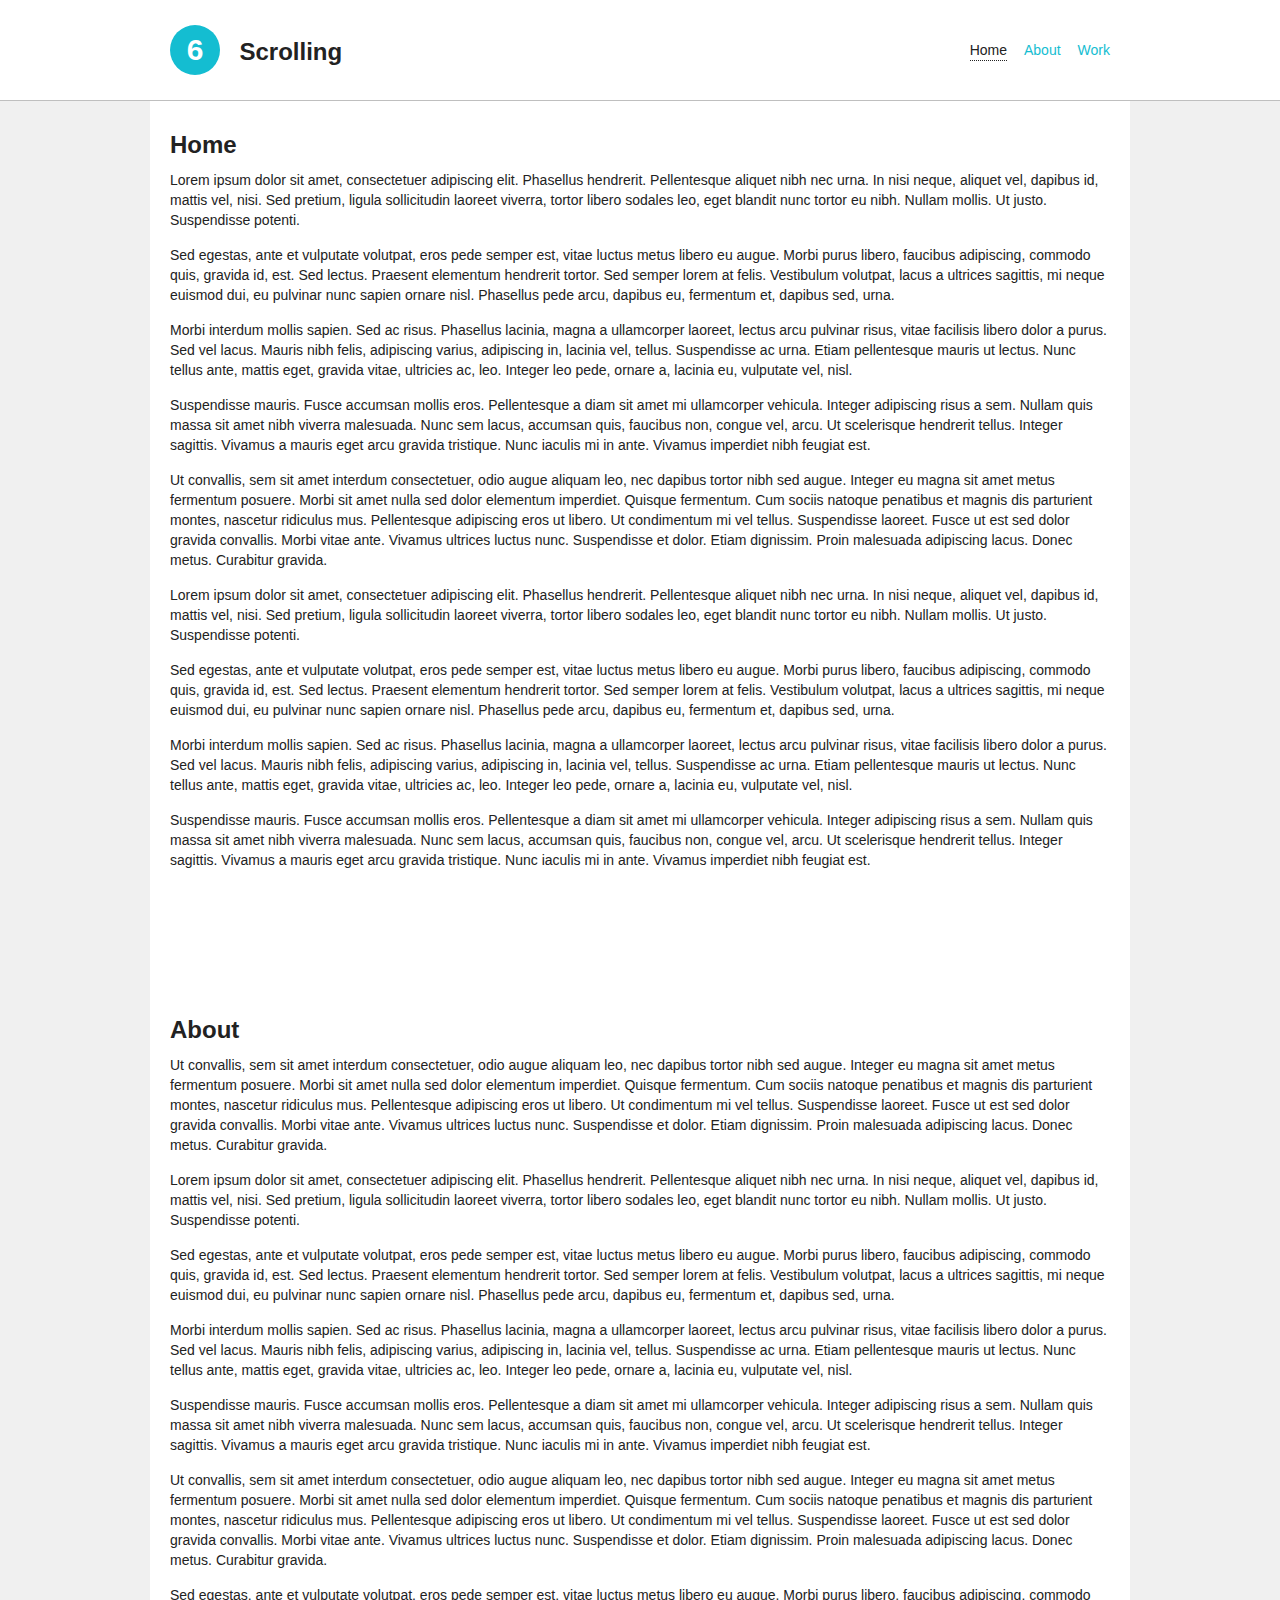
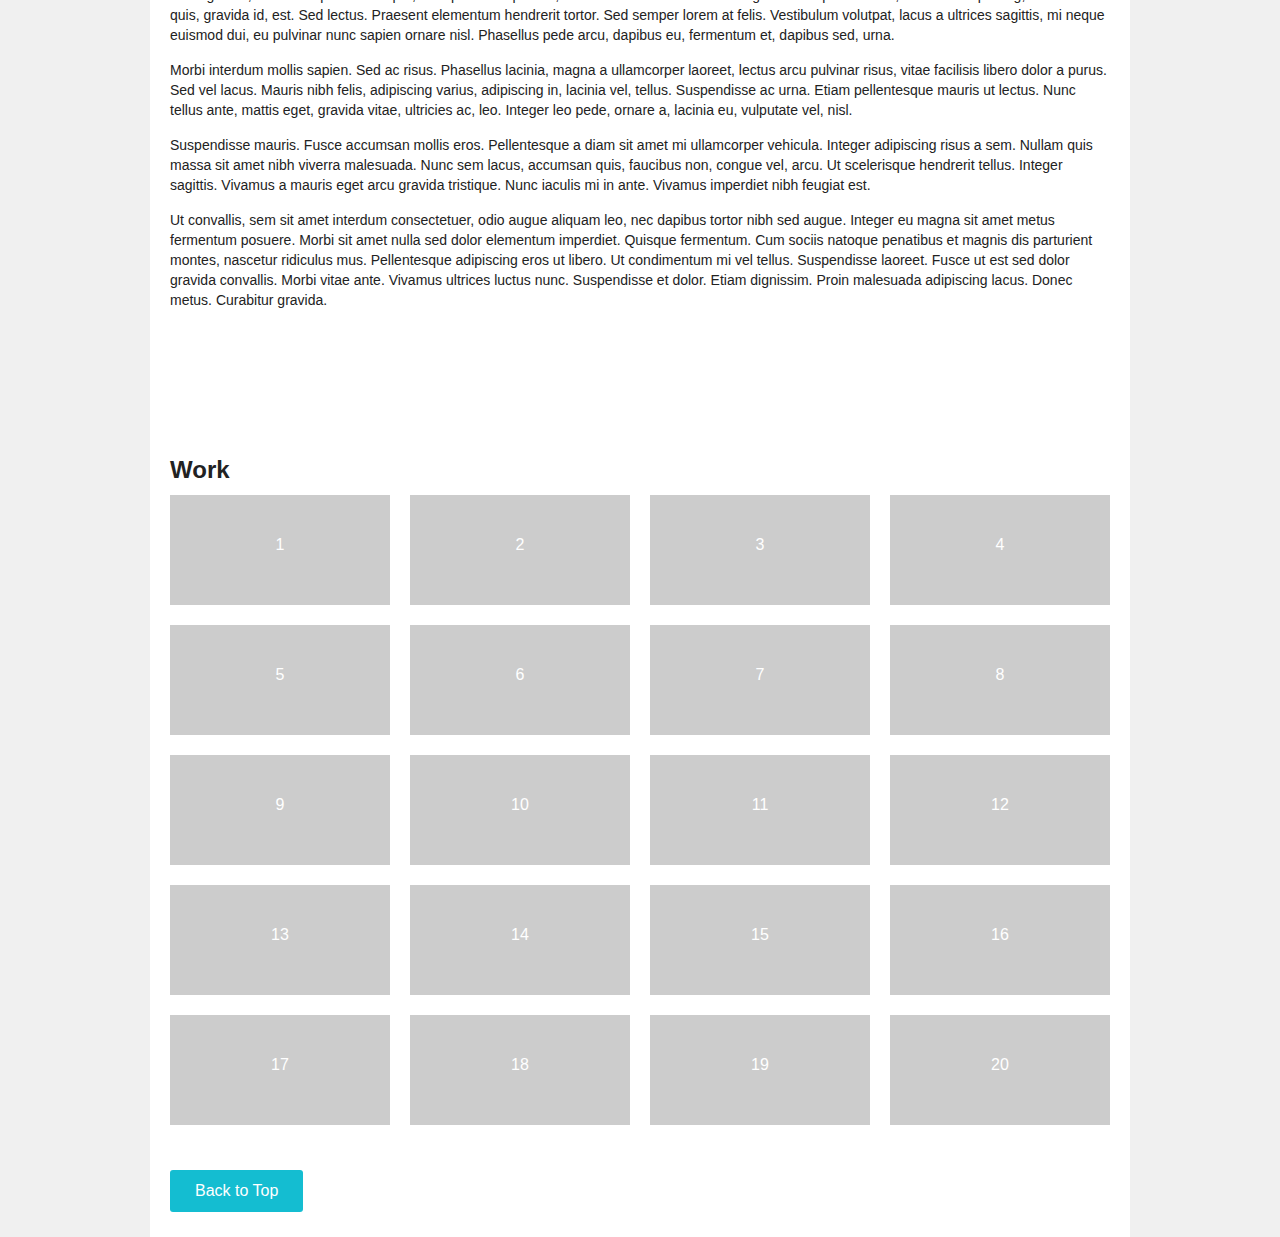
<file: scrolling/index.html>
<!doctype html>
<html>
  <head>
    <title>Practice Site 6 | Scrolling</title>

    <link type="text/css" href="files/css/styles.css" rel="stylesheet" />

    <script src="http://ajax.googleapis.com/ajax/libs/jquery/1.10.2/jquery.min.js"></script>
    <script src="files/js/scrollIt.min.js"></script>
    <script src="files/js/utilities.js"></script>
  </head>

  <body>
    <header>
      <div id="inner-wrapper">
        <div id="logo">
          <a href="">
            <h1>6</h1>
            <h2>Scrolling</h2>
          </a>
        </div>
        <div id="nav">
          <ul>
            <li><a class='active' data-scroll-nav='0'>Home</a></li>
            <li><a data-scroll-nav='1'>About</a></li>
            <li><a data-scroll-nav='2'>Work</a></li>
          </ul>
        </div>
      </div>
    </header>

    <div id="content">
      <div id="section-1" data-scroll-index='0'>
        <h2>Home</h2>

        <p>Lorem ipsum dolor sit amet, consectetuer adipiscing elit. Phasellus hendrerit. Pellentesque aliquet nibh nec urna. In nisi neque, aliquet vel, dapibus id, mattis vel, nisi. Sed pretium, ligula sollicitudin laoreet viverra, tortor libero sodales leo, eget blandit nunc tortor eu nibh. Nullam mollis. Ut justo. Suspendisse potenti.</p>

        <p>Sed egestas, ante et vulputate volutpat, eros pede semper est, vitae luctus metus libero eu augue. Morbi purus libero, faucibus adipiscing, commodo quis, gravida id, est. Sed lectus. Praesent elementum hendrerit tortor. Sed semper lorem at felis. Vestibulum volutpat, lacus a ultrices sagittis, mi neque euismod dui, eu pulvinar nunc sapien ornare nisl. Phasellus pede arcu, dapibus eu, fermentum et, dapibus sed, urna.</p>

        <p>Morbi interdum mollis sapien. Sed ac risus. Phasellus lacinia, magna a ullamcorper laoreet, lectus arcu pulvinar risus, vitae facilisis libero dolor a purus. Sed vel lacus. Mauris nibh felis, adipiscing varius, adipiscing in, lacinia vel, tellus. Suspendisse ac urna. Etiam pellentesque mauris ut lectus. Nunc tellus ante, mattis eget, gravida vitae, ultricies ac, leo. Integer leo pede, ornare a, lacinia eu, vulputate vel, nisl.</p>

        <p>Suspendisse mauris. Fusce accumsan mollis eros. Pellentesque a diam sit amet mi ullamcorper vehicula. Integer adipiscing risus a sem. Nullam quis massa sit amet nibh viverra malesuada. Nunc sem lacus, accumsan quis, faucibus non, congue vel, arcu. Ut scelerisque hendrerit tellus. Integer sagittis. Vivamus a mauris eget arcu gravida tristique. Nunc iaculis mi in ante. Vivamus imperdiet nibh feugiat est.</p>

        <p>Ut convallis, sem sit amet interdum consectetuer, odio augue aliquam leo, nec dapibus tortor nibh sed augue. Integer eu magna sit amet metus fermentum posuere. Morbi sit amet nulla sed dolor elementum imperdiet. Quisque fermentum. Cum sociis natoque penatibus et magnis dis parturient montes, nascetur ridiculus mus. Pellentesque adipiscing eros ut libero. Ut condimentum mi vel tellus. Suspendisse laoreet. Fusce ut est sed dolor gravida convallis. Morbi vitae ante. Vivamus ultrices luctus nunc. Suspendisse et dolor. Etiam dignissim. Proin malesuada adipiscing lacus. Donec metus. Curabitur gravida.</p>

        <p>Lorem ipsum dolor sit amet, consectetuer adipiscing elit. Phasellus hendrerit. Pellentesque aliquet nibh nec urna. In nisi neque, aliquet vel, dapibus id, mattis vel, nisi. Sed pretium, ligula sollicitudin laoreet viverra, tortor libero sodales leo, eget blandit nunc tortor eu nibh. Nullam mollis. Ut justo. Suspendisse potenti.</p>

        <p>Sed egestas, ante et vulputate volutpat, eros pede semper est, vitae luctus metus libero eu augue. Morbi purus libero, faucibus adipiscing, commodo quis, gravida id, est. Sed lectus. Praesent elementum hendrerit tortor. Sed semper lorem at felis. Vestibulum volutpat, lacus a ultrices sagittis, mi neque euismod dui, eu pulvinar nunc sapien ornare nisl. Phasellus pede arcu, dapibus eu, fermentum et, dapibus sed, urna.</p>

        <p>Morbi interdum mollis sapien. Sed ac risus. Phasellus lacinia, magna a ullamcorper laoreet, lectus arcu pulvinar risus, vitae facilisis libero dolor a purus. Sed vel lacus. Mauris nibh felis, adipiscing varius, adipiscing in, lacinia vel, tellus. Suspendisse ac urna. Etiam pellentesque mauris ut lectus. Nunc tellus ante, mattis eget, gravida vitae, ultricies ac, leo. Integer leo pede, ornare a, lacinia eu, vulputate vel, nisl.</p>

        <p>Suspendisse mauris. Fusce accumsan mollis eros. Pellentesque a diam sit amet mi ullamcorper vehicula. Integer adipiscing risus a sem. Nullam quis massa sit amet nibh viverra malesuada. Nunc sem lacus, accumsan quis, faucibus non, congue vel, arcu. Ut scelerisque hendrerit tellus. Integer sagittis. Vivamus a mauris eget arcu gravida tristique. Nunc iaculis mi in ante. Vivamus imperdiet nibh feugiat est.</p>
      </div>

      <div id="section-2" data-scroll-index='1'>
        <h2>About</h2>

        <p>Ut convallis, sem sit amet interdum consectetuer, odio augue aliquam leo, nec dapibus tortor nibh sed augue. Integer eu magna sit amet metus fermentum posuere. Morbi sit amet nulla sed dolor elementum imperdiet. Quisque fermentum. Cum sociis natoque penatibus et magnis dis parturient montes, nascetur ridiculus mus. Pellentesque adipiscing eros ut libero. Ut condimentum mi vel tellus. Suspendisse laoreet. Fusce ut est sed dolor gravida convallis. Morbi vitae ante. Vivamus ultrices luctus nunc. Suspendisse et dolor. Etiam dignissim. Proin malesuada adipiscing lacus. Donec metus. Curabitur gravida.</p>

        <p>Lorem ipsum dolor sit amet, consectetuer adipiscing elit. Phasellus hendrerit. Pellentesque aliquet nibh nec urna. In nisi neque, aliquet vel, dapibus id, mattis vel, nisi. Sed pretium, ligula sollicitudin laoreet viverra, tortor libero sodales leo, eget blandit nunc tortor eu nibh. Nullam mollis. Ut justo. Suspendisse potenti.</p>

        <p>Sed egestas, ante et vulputate volutpat, eros pede semper est, vitae luctus metus libero eu augue. Morbi purus libero, faucibus adipiscing, commodo quis, gravida id, est. Sed lectus. Praesent elementum hendrerit tortor. Sed semper lorem at felis. Vestibulum volutpat, lacus a ultrices sagittis, mi neque euismod dui, eu pulvinar nunc sapien ornare nisl. Phasellus pede arcu, dapibus eu, fermentum et, dapibus sed, urna.</p>

        <p>Morbi interdum mollis sapien. Sed ac risus. Phasellus lacinia, magna a ullamcorper laoreet, lectus arcu pulvinar risus, vitae facilisis libero dolor a purus. Sed vel lacus. Mauris nibh felis, adipiscing varius, adipiscing in, lacinia vel, tellus. Suspendisse ac urna. Etiam pellentesque mauris ut lectus. Nunc tellus ante, mattis eget, gravida vitae, ultricies ac, leo. Integer leo pede, ornare a, lacinia eu, vulputate vel, nisl.</p>

        <p>Suspendisse mauris. Fusce accumsan mollis eros. Pellentesque a diam sit amet mi ullamcorper vehicula. Integer adipiscing risus a sem. Nullam quis massa sit amet nibh viverra malesuada. Nunc sem lacus, accumsan quis, faucibus non, congue vel, arcu. Ut scelerisque hendrerit tellus. Integer sagittis. Vivamus a mauris eget arcu gravida tristique. Nunc iaculis mi in ante. Vivamus imperdiet nibh feugiat est.</p>

        <p>Ut convallis, sem sit amet interdum consectetuer, odio augue aliquam leo, nec dapibus tortor nibh sed augue. Integer eu magna sit amet metus fermentum posuere. Morbi sit amet nulla sed dolor elementum imperdiet. Quisque fermentum. Cum sociis natoque penatibus et magnis dis parturient montes, nascetur ridiculus mus. Pellentesque adipiscing eros ut libero. Ut condimentum mi vel tellus. Suspendisse laoreet. Fusce ut est sed dolor gravida convallis. Morbi vitae ante. Vivamus ultrices luctus nunc. Suspendisse et dolor. Etiam dignissim. Proin malesuada adipiscing lacus. Donec metus. Curabitur gravida.</p>

        <p>Sed egestas, ante et vulputate volutpat, eros pede semper est, vitae luctus metus libero eu augue. Morbi purus libero, faucibus adipiscing, commodo quis, gravida id, est. Sed lectus. Praesent elementum hendrerit tortor. Sed semper lorem at felis. Vestibulum volutpat, lacus a ultrices sagittis, mi neque euismod dui, eu pulvinar nunc sapien ornare nisl. Phasellus pede arcu, dapibus eu, fermentum et, dapibus sed, urna.</p>

        <p>Morbi interdum mollis sapien. Sed ac risus. Phasellus lacinia, magna a ullamcorper laoreet, lectus arcu pulvinar risus, vitae facilisis libero dolor a purus. Sed vel lacus. Mauris nibh felis, adipiscing varius, adipiscing in, lacinia vel, tellus. Suspendisse ac urna. Etiam pellentesque mauris ut lectus. Nunc tellus ante, mattis eget, gravida vitae, ultricies ac, leo. Integer leo pede, ornare a, lacinia eu, vulputate vel, nisl.</p>

        <p>Suspendisse mauris. Fusce accumsan mollis eros. Pellentesque a diam sit amet mi ullamcorper vehicula. Integer adipiscing risus a sem. Nullam quis massa sit amet nibh viverra malesuada. Nunc sem lacus, accumsan quis, faucibus non, congue vel, arcu. Ut scelerisque hendrerit tellus. Integer sagittis. Vivamus a mauris eget arcu gravida tristique. Nunc iaculis mi in ante. Vivamus imperdiet nibh feugiat est.</p>

        <p>Ut convallis, sem sit amet interdum consectetuer, odio augue aliquam leo, nec dapibus tortor nibh sed augue. Integer eu magna sit amet metus fermentum posuere. Morbi sit amet nulla sed dolor elementum imperdiet. Quisque fermentum. Cum sociis natoque penatibus et magnis dis parturient montes, nascetur ridiculus mus. Pellentesque adipiscing eros ut libero. Ut condimentum mi vel tellus. Suspendisse laoreet. Fusce ut est sed dolor gravida convallis. Morbi vitae ante. Vivamus ultrices luctus nunc. Suspendisse et dolor. Etiam dignissim. Proin malesuada adipiscing lacus. Donec metus. Curabitur gravida.</p>
      </div>

      <div id="section-3" data-scroll-index='2'>
        <h2>Work</h2>

        <div class="row-1">
          <a href=""><div class="project">1</div></a>
          <a href=""><div class="project">2</div></a>
          <a href=""><div class="project">3</div></a>
          <a href=""><div class="project last">4</div></a>
        </div>
        <div class="row-2">
          <a href=""><div class="project">5</div></a>
          <a href=""><div class="project">6</div></a>
          <a href=""><div class="project">7</div></a>
          <a href=""><div class="project last">8</div></a>
        </div>
        <div class="row-3">
          <a href=""><div class="project">9</div></a>
          <a href=""><div class="project">10</div></a>
          <a href=""><div class="project">11</div></a>
          <a href=""><div class="project last">12</div></a>
        </div>
        <div class="row-4">
          <a href=""><div class="project">13</div></a>
          <a href=""><div class="project">14</div></a>
          <a href=""><div class="project">15</div></a>
          <a href=""><div class="project last">16</div></a>
        </div>
        <div class="row-5">
          <a href=""><div class="project">17</div></a>
          <a href=""><div class="project">18</div></a>
          <a href=""><div class="project">19</div></a>
          <a href=""><div class="project last">20</div></a>
        </div>

        <a class="back-to-top" data-scroll-goto='0'>Back to Top</a>
      </div>
      <div id="clearfix"></div>
    </div>
  </body>
</html>
</file>
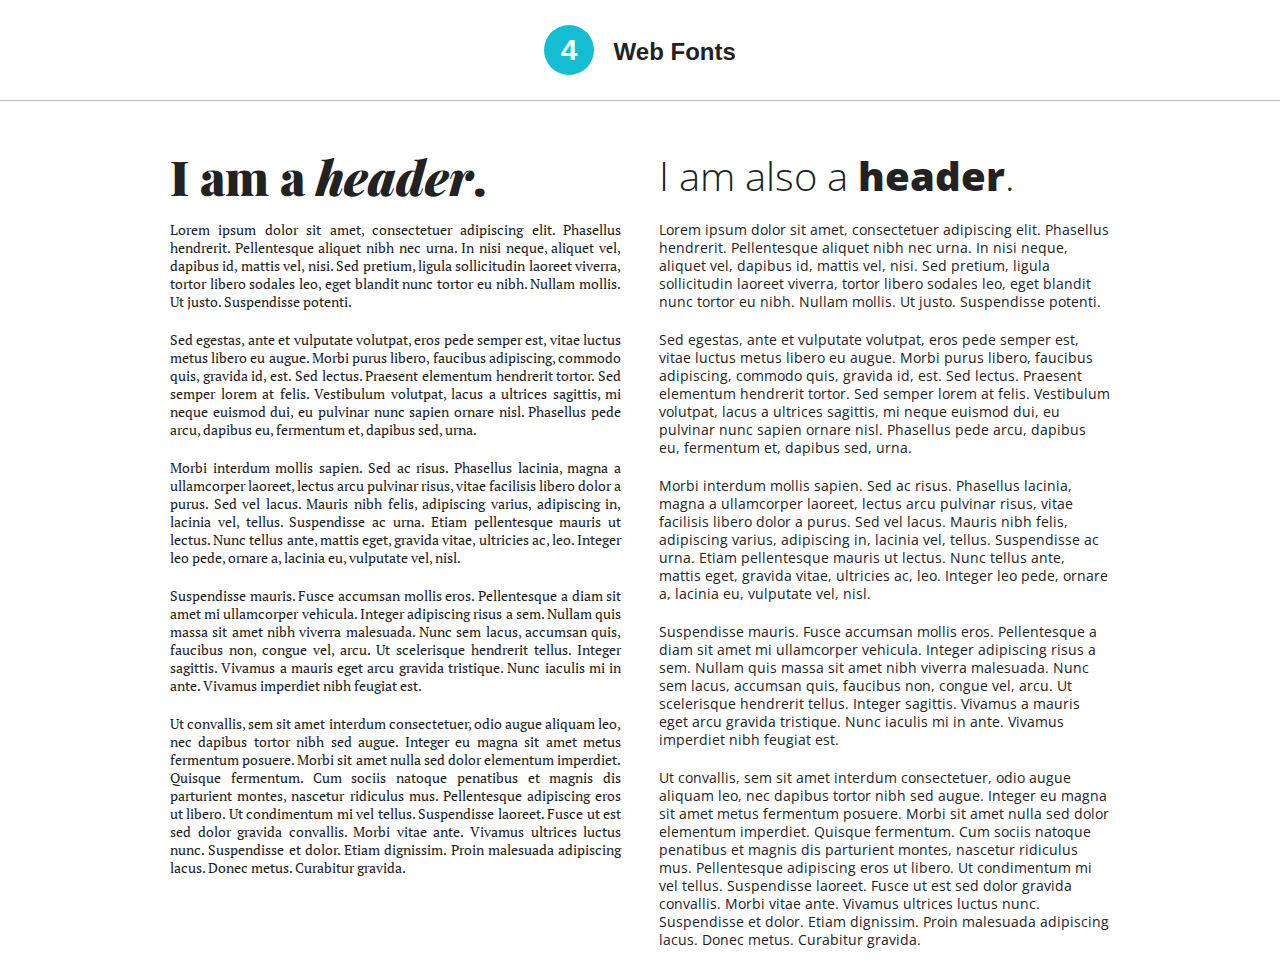
<file: web-fonts/index.html>
<!doctype html>
<html>
  <head>
    <title>Practice Site 4 | Web Fonts</title>
<link href='https://fonts.googleapis.com/css?family=Open+Sans:400,800,300|Playfair+Display:900,900italic|PT+Serif' rel='stylesheet' type='text/css'>
    <link type="text/css" href="files/css/styles.css" rel="stylesheet" />
  </head>

  <body>
    <header>
      <div id="inner-wrapper">
        <div id="logo">
          <a href="http://ryjohnson.com">
            <h1>4</h1>
            <h2>Web Fonts</h2>
          </a>
        </div>
      </div>
    </header>

    <div id="content">
      <div id="columns">
        <div id="left-column">
          <h2 class="left-header">I am a <span class="italic">header</span>.</h2>
          <p>Lorem ipsum dolor sit amet, consectetuer adipiscing elit. Phasellus hendrerit. Pellentesque aliquet nibh nec urna. In nisi neque, aliquet vel, dapibus id, mattis vel, nisi. Sed pretium, ligula sollicitudin laoreet viverra, tortor libero sodales leo, eget blandit nunc tortor eu nibh. Nullam mollis. Ut justo. Suspendisse potenti.</p>

          <p>Sed egestas, ante et vulputate volutpat, eros pede semper est, vitae luctus metus libero eu augue. Morbi purus libero, faucibus adipiscing, commodo quis, gravida id, est. Sed lectus. Praesent elementum hendrerit tortor. Sed semper lorem at felis. Vestibulum volutpat, lacus a ultrices sagittis, mi neque euismod dui, eu pulvinar nunc sapien ornare nisl. Phasellus pede arcu, dapibus eu, fermentum et, dapibus sed, urna.</p>

          <p>Morbi interdum mollis sapien. Sed ac risus. Phasellus lacinia, magna a ullamcorper laoreet, lectus arcu pulvinar risus, vitae facilisis libero dolor a purus. Sed vel lacus. Mauris nibh felis, adipiscing varius, adipiscing in, lacinia vel, tellus. Suspendisse ac urna. Etiam pellentesque mauris ut lectus. Nunc tellus ante, mattis eget, gravida vitae, ultricies ac, leo. Integer leo pede, ornare a, lacinia eu, vulputate vel, nisl.</p>

          <p>Suspendisse mauris. Fusce accumsan mollis eros. Pellentesque a diam sit amet mi ullamcorper vehicula. Integer adipiscing risus a sem. Nullam quis massa sit amet nibh viverra malesuada. Nunc sem lacus, accumsan quis, faucibus non, congue vel, arcu. Ut scelerisque hendrerit tellus. Integer sagittis. Vivamus a mauris eget arcu gravida tristique. Nunc iaculis mi in ante. Vivamus imperdiet nibh feugiat est.</p>

          <p>Ut convallis, sem sit amet interdum consectetuer, odio augue aliquam leo, nec dapibus tortor nibh sed augue. Integer eu magna sit amet metus fermentum posuere. Morbi sit amet nulla sed dolor elementum imperdiet. Quisque fermentum. Cum sociis natoque penatibus et magnis dis parturient montes, nascetur ridiculus mus. Pellentesque adipiscing eros ut libero. Ut condimentum mi vel tellus. Suspendisse laoreet. Fusce ut est sed dolor gravida convallis. Morbi vitae ante. Vivamus ultrices luctus nunc. Suspendisse et dolor. Etiam dignissim. Proin malesuada adipiscing lacus. Donec metus. Curabitur gravida.</p>
        </div>

        <div id="right-column">
          <h2 class="right-header">I am also a <span class="bold">header</span>.</h2>
          <p>Lorem ipsum dolor sit amet, consectetuer adipiscing elit. Phasellus hendrerit. Pellentesque aliquet nibh nec urna. In nisi neque, aliquet vel, dapibus id, mattis vel, nisi. Sed pretium, ligula sollicitudin laoreet viverra, tortor libero sodales leo, eget blandit nunc tortor eu nibh. Nullam mollis. Ut justo. Suspendisse potenti.</p>

          <p>Sed egestas, ante et vulputate volutpat, eros pede semper est, vitae luctus metus libero eu augue. Morbi purus libero, faucibus adipiscing, commodo quis, gravida id, est. Sed lectus. Praesent elementum hendrerit tortor. Sed semper lorem at felis. Vestibulum volutpat, lacus a ultrices sagittis, mi neque euismod dui, eu pulvinar nunc sapien ornare nisl. Phasellus pede arcu, dapibus eu, fermentum et, dapibus sed, urna.</p>

          <p>Morbi interdum mollis sapien. Sed ac risus. Phasellus lacinia, magna a ullamcorper laoreet, lectus arcu pulvinar risus, vitae facilisis libero dolor a purus. Sed vel lacus. Mauris nibh felis, adipiscing varius, adipiscing in, lacinia vel, tellus. Suspendisse ac urna. Etiam pellentesque mauris ut lectus. Nunc tellus ante, mattis eget, gravida vitae, ultricies ac, leo. Integer leo pede, ornare a, lacinia eu, vulputate vel, nisl.</p>

          <p>Suspendisse mauris. Fusce accumsan mollis eros. Pellentesque a diam sit amet mi ullamcorper vehicula. Integer adipiscing risus a sem. Nullam quis massa sit amet nibh viverra malesuada. Nunc sem lacus, accumsan quis, faucibus non, congue vel, arcu. Ut scelerisque hendrerit tellus. Integer sagittis. Vivamus a mauris eget arcu gravida tristique. Nunc iaculis mi in ante. Vivamus imperdiet nibh feugiat est.</p>

          <p>Ut convallis, sem sit amet interdum consectetuer, odio augue aliquam leo, nec dapibus tortor nibh sed augue. Integer eu magna sit amet metus fermentum posuere. Morbi sit amet nulla sed dolor elementum imperdiet. Quisque fermentum. Cum sociis natoque penatibus et magnis dis parturient montes, nascetur ridiculus mus. Pellentesque adipiscing eros ut libero. Ut condimentum mi vel tellus. Suspendisse laoreet. Fusce ut est sed dolor gravida convallis. Morbi vitae ante. Vivamus ultrices luctus nunc. Suspendisse et dolor. Etiam dignissim. Proin malesuada adipiscing lacus. Donec metus. Curabitur gravida.</p>
        </div>
      </div>
    </div>
  </body>
</html>
</file>
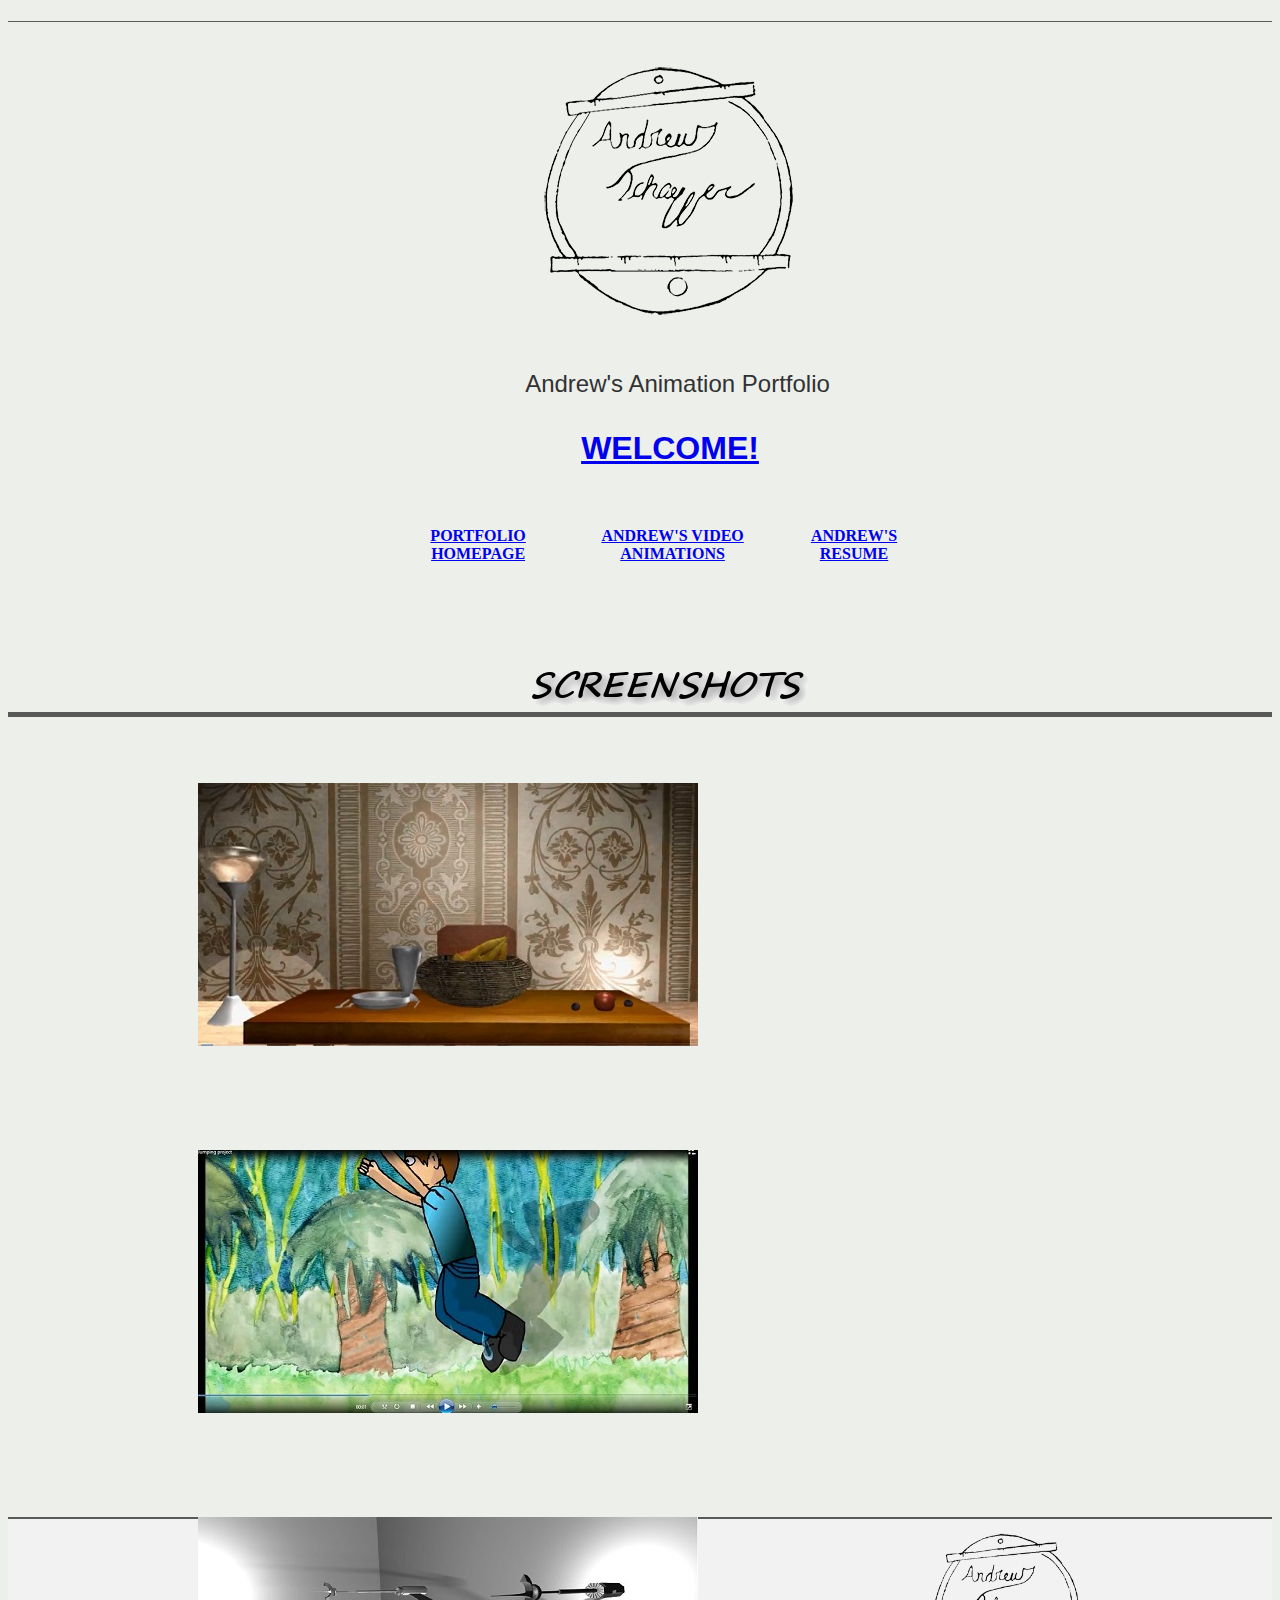
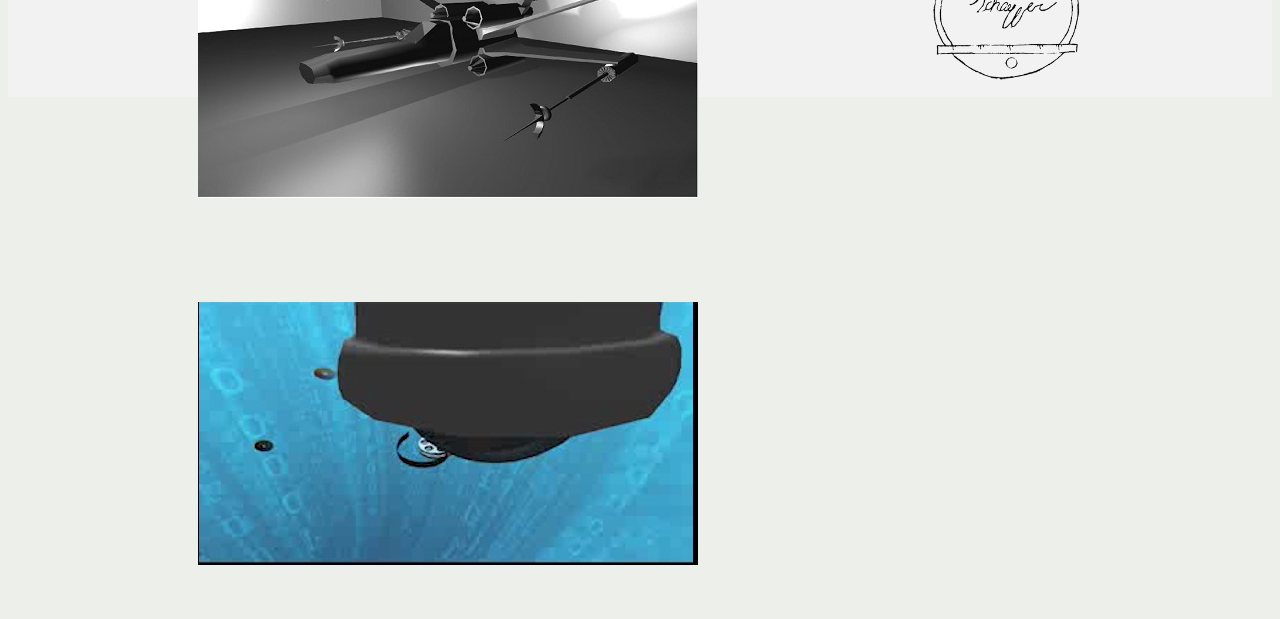
<file: portfoliosite/homepage.html>
<!DOCTYPE HTML>
	<html>
	<link type="text/css" href='styles.css' rel="stylesheet">
	<head>
		<title> Andrew Schaeffer | Portfolio </title>
	 </head> 
	 	<h1>
	  	<div style='padding-left: 70px;'><img src='mainlogo.png'></div>
	  	<p class='pagename'>Andrew's Animation Portfolio</p>
	 <body>
	 <table>
	 	<tr>
	 		 <script type="text/javascript">
function functionOne() { alert('Hey there! Thanks for checking out my site! I am very excited to share my work with you, and I hope you enjoy everything. Thank you for your support. You rock! - Andrew'); }
  </script>
  <p style='padding-left: 60px;'><a href="#" onClick="functionOne();">WELCOME!</a></p>
			<td><a href='homepage.html' target='_blank'> PORTFOLIO HOMEPAGE</td>
			<td><a href='videos.html' target='_blank'>ANDREW'S VIDEO ANIMATIONS</td>
			<td><a href='http://schaefferart.github.io/resume/' target='_blank'>ANDREW'S RESUME</td>
		</tr>
	</table>
 </h1>
 <div class='screenshots'><img src="images/normal/screenshotimg.png"></div>
<div id="screenshots">
  <ul>
    <li><img src="images/normal/1.jpg"></li>
    <li><img src="images/normal/2.jpg"></li>
    <li><img src="images/normal/3.jpg"></li>
    <li><img src="images/normal/4.jpg"></li>
  </ul>
</div>
<div class='footer'>
<img src='mainlogo.png' width='176px'/>
</div>
</body>
</div>
</html>
</file>
<file: assignment1/styles.css>
* {
	margin: 0;
	padding: 0;
}

* body{
  background: #FFFFFF;
  color: #000000; 
  font-family: 'Helvetica', Arial, sans-serif;
  font-weight: normal;
  text-align: left;
}

body,
html {
	height:100%;
}

table  {font-family: Arial; 
	   font-size: 16pt; 
		padding-top: 20px;
		padding-left: 350px;
		margin-bottom: 10px;
	}

td	{padding-left: 98px; 
}

.pricefont {
	font-family: Georgia italic;
	font-style: italic;
}

.menufont {font-family: Helvetica;

}

.bolditems {font-weight: bold;

}

.menu {font-family: Georgia italic;
	   padding-left: 350px; 
	   color:#9d8235;
	   font-style: italic;
	   font-size: 20pt;
	   padding-top: 45px;
}

.coffeemenu { float: left;
			  margin-left: 10px;
			  width: 700px;
			  padding-top:;
}

.sanwhichmenu {
			  float: right;
			  margin-left: 10px;
			  width: 700px;
			margin-bottom: 100px;

}

.secondlogobox {margin-top: 200px;
				border-top: 2px solid #9d8235;
				background-color: #f0f0f0;
				text-align: center;

}

.header {margin-bottom: 15px;
		 padding-top: 20px;
		 border-top: 5px solid #9d8235;
		 width: 100%;
		 text-align: center;
}		 

.navigation {
	margin: 10px auto;
	border-top: 1px solid rgba(157,130,53,.25);
	width: 45%;
	padding-top: px;
	padding-right: 650px;
	padding-left: 500px;
	padding-bottom: 10px;
	font-family: Georgia;
	font-size: 12pt;
} 

.logosection {
	margin: 5px auto;
	padding: 20px;
}
</file>
<file: css3-button/files/css/styles.css>
/* General Styles */

* {
  margin: 0;
  box-sizing: border-box;
}

body, html {
  height: 100%;
  width: 100%;
}

body {
  background: #ffffff;
  font-family: Helvetica, Arial, sans-serif;
  font-weight: normal;
  text-align: left;
  color: #222222;
}

a, a:visited {
  text-decoration: none;
  cursor: pointer !important;
}


/* Header */

header {
  width: 100%;
  height: 100px;
  background: #ffffff;
  text-align: center;
  border-bottom: 1px solid rgba(0,0,0,.25);
}

.logo {
  padding-top: 25px;
}

h1 {
  width: 50px;
  background: #14BDD1;
  color: #ffffff;
  text-align: center;
  font-weight: bold;
  font-size: 30px;
  line-height: 50px;
  border-radius: 50px;
  margin-right: 15px;
  display: inline-block;
}

h2 {
  font-size: 24px;
  line-height: 50px;
  color: #222222;
  display: inline-block;
}



/* Content */

.content {
  width: 940px;
  background: #ffffff;
  margin: 50px auto;
}

.button-wrapper {
  width: 100%;
  margin: 200px;
}

.button {
  width: 150px;
  height: 50px;
  display: block;
  float: left;
  margin-right: 50px;
  text-align: center;
  line-height: 50px;
  font-size: 14px;
  font-weight: bold;
  text-transform: uppercase;
  transition: all 200ms ease-in-out;
}

.one {
  color: #14bdd1;
  border-radius: 50px;
  background: transparent;
  border: 1px solid #14BDD1;
}

.one:hover {
  color: #ffffff;
  background: #14BDD1;

}

.two {
  color: #ffffff;
  background: #14BDD1;
  border-radius: 50px;

}

.two:hover {
  background: #0A8B9A;
  border-radius: 5px;
}

.three {
  background: #14BDD1;
  color: #ffffff;
  border-radius: 5px;
}

.three:hover {
  background: #44CDDD;
  box-shadow: 0 5px 20px rgba(0, 0, 0, .25);
}
</file>
<file: grid/files/css/styles.css>
/* General Styles */

* {
  margin: 0;
}

body, html {
  height: 100%;
  width: 100%;
}

body {
  background: #ffffff;
  font-family: Helvetica, Arial, sans-serif;
  font-weight: normal;
  text-align: left;
  color: #222222;
}

a, a:visited {
  color: #14BDD1;
  text-decoration: none;
  cursor: pointer !important;
}

a:hover {
  color: #222222;
  text-decoration: underline;
}

.italic {
  font-style: italic;
}

.bold {
  font-weight: bold;
}


/* Header */

header {
  width: 100%;
  height: 100px;
  margin: 0 auto;
  background: #ffffff;
  border-bottom: 1px solid rgba(0,0,0,.25);
}

#inner-wrapper {
  width: 940px;
  margin: 0 auto;
}

#logo {
  width: 50%;
  padding-top: 25px;
  float: left;
}

h1 {
  width: 50px;
  background: #14BDD1;
  color: #ffffff;
  text-align: center;
  font-weight: bold;
  font-size: 30px;
  line-height: 50px;
  border-radius: 50px;
  margin-right: 15px;
  display: inline-block;
}

h2 {
  font-size: 24px;
  line-height: 50px;
  color: #222222;
  display: inline-block;
}

#nav {
  float: right;
}

#nav ul {
  list-style-type: none;
}

  #nav ul li {
    font-size: 14px;
    font-weight: normal;
    line-height: 100px;
    float: left;
    padding-left: 17px;
  }

  #nav ul li.active a {
    color: #222222 !important;
    font-weight: bold;
  }


/* Content */

#content {
  margin: 50px auto 0 auto;
  width: 940px;
}

.project {
  width: 220px;
  height: 110px;
  background: #cccccc;
  color: #ffffff;
  margin-right: 20px;
  margin-bottom: 20px;
  line-height: 110px;
  float: left;
}

.project:hover {
  background: #eeeeee;
  color: #aaaaaa;
}

.last {
  margin-right: 0;
}
</file>
<file: header/files/_css/styles.css>
/* General Styles */

* {
  margin: 0;
}

body, html {
  height: 100%;
  width: 100%;
}

body {
  background: #f0f0f0;
  font-family: Helvetica, Arial, sans-serif;
  font-weight: normal;
  text-align: left;
  color: #222222;
}

a, a:visited {
  color: #14BDD1;
  text-decoration: none;
  cursor: pointer !important;
}

a:hover {
  color: #222222;
  text-decoration: underline;
}

.italic {
  font-style: italic;
}

.bold {
  font-weight: bold;
}


/* Header */


h1 {
  width: 50px;
  background: #14BDD1;
  color: #ffffff;
  text-align: center;
  font-weight: bold;
  font-size: 30px;
  line-height: 50px;
  border-radius: 50px;
  margin-right: 15px;
  display: inline-block;
}

h2 {
  font-size: 24px;
  line-height: 50px;
  color: #222222;
  display: inline-block;
}


/* Header */

header {
  width: 100%;
  height: 100px;
  background: #ffffff;
  border-bottom: 1px solid rgba(0, 0, 0, .25);
  position: fixed;
  top: 0;
}

#inner-wrapper {
  width: 940px;
  margin: 0 auto;
}

#logo {
  width: 50%;
  padding-top: 25px;
  float: left;
}

#nav {
  float: right;
}

#nav ul {
  list-style-type: none;
}

#nav ul li {
  font-size: 14px;
  font-weight: normal;
  line-height: 100px;
  display: inline-block;
  padding-left: 20px;
}

#nav ul li.active a {
  color: #222222;
  font-weight: bold;
}


/* Content */

#content {
  width: 940px;
  background: #ffffff;
  margin: 0 auto;
  padding: 20px;
  margin-top: 100px;
}

#content p {
  margin-bottom: 15px;
  font-size: 14px;
  line-height: 1.4;
}
</file>
<file: lightbox/files/css/styles.css>
/* General Styles */

* {
  margin: 0;
}

body, html {
  height: 100%;
  width: 100%;
}

body {
  background: #ffffff;
  font-family: Helvetica, Arial, sans-serif;
  font-weight: normal;
  text-align: left;
  color: #222222;
}

a, a:visited {
  color: #14BDD1;
  text-decoration: none;
  cursor: pointer !important;
}

a:hover {
  color: #222222;
}

.italic {
  font-style: italic;
}

.bold {
  font-weight: bold;
}


/* Header */

header {
  width: 100%;
  height: 100px;
  margin: 0 auto;
  background: #ffffff;
  border-bottom: 1px solid rgba(0,0,0,.25);
}

#inner-wrapper {
  width: 940px;
  margin: 0 auto;
  text-align: center;
}

#logo {
  padding-top: 25px;
}

h1 {
  width: 50px;
  background: #14BDD1;
  color: #ffffff;
  text-align: center;
  font-weight: bold;
  font-size: 30px;
  line-height: 50px;
  border-radius: 50px;
  margin-right: 15px;
  display: inline-block;
}

h2 {
  font-size: 24px;
  line-height: 50px;
  color: #222222;
  display: inline-block;
}


/* Content */

#content {
  width: 940px;
  margin: 100px auto 0px auto;
}

.project {
  width: 220px;
  height: 180px;
  background: #cccccc;
  color: #ffffff;
  text-align: center;
  line-height: 100px;
  float: left;
  margin-right: 20px;
  margin-bottom: 20px;
  overflow: hidden;
  -webkit-transition: all 0.4s ease;
  -moz-transition: all 0.4s ease;
  -o-transition: all 0.4s ease;
  transition: all 0.4s ease;
}

  .project img {
    height: 100%;
  }

  .project:hover {
    opacity: .65;
  }

  .last {
    margin-right: 0px;
  }
</file>
<file: portfoliosite/styles.css>
.pagename {
  font-size: 24px;
  font-family: 'Tahoma', Arial, sans-serif;
  font-weight: normal;
  padding-left: 75px;

}

.video {
	font-size: 24px;
  font-family: 'Tahoma', Arial, sans-serif;
  font-weight: normal;
  text-align: center;
}

.screenshots {
	font-size: 24px;
  font-family: 'Tahoma', Arial, sans-serif;
  font-weight: normal;
  text-align: center;
  padding-top: 20px;
  border-bottom: 5px solid #595959;
  padding-left: 60px;
}

table {

    margin: 10px auto;
	width: 45%;
	padding-top: 25px;
	text-align: center;
	padding-bottom: 20px;
	font-family: 'Tahoma';
	font-size: 12pt;
	padding-left: 30px;

}

td	{ padding-left: 10px; 

}


 body {
   background: #ecefea;
   color: #323232; 
   font-family: 'Tahoma', Arial, sans-serif;
   font-weight: normal;
   text-align: left; 
}

 h1 { 
	margin-bottom: 15px;
	padding-top: 20px;
	border-top: 1px solid #595959;
	width: 100%;
	text-align: center;
	padding-bottom: 40px;
		}


html { height:100%;
	width: 100%;
}


#screenshots ul li {
  position: relative;
  display: block;
  float: left;
  margin: 0;
  padding: 50px;
  width: 500px;
  text-align: center;
  padding-left: 150px;
  
}

.footer {margin-top: 800px;
		border-top: 2px solid #595959;
		background-color: #f2f2f2;
		text-align: center;
    padding-left: 50px;
}
</file>
<file: resume/files/css/styles.css>
/*
Color Key:
----------
	Dark Gray: #333333;
	Light Gray: #F8F8F8;
	Blue: #07AAB0;
*/


/* General Styles */
* {
	margin: 0;
	padding: 0;
	box-sizing: border-box;
}

body,
html {
	height: 100%;
}

body {
	background: #333333;
	font-family: 'Helvetica', Arial, sans-serif;
	font-weight: normal;
	text-align: left;
	color: #333333;
}

a {
	text-decoration: none;
	color: #07AAB0;
}

a:hover {
	color: #333333;
	border-bottom: 1px dotted #333333;
}

.italic {
	font-style: italic;
}

.bold {
	font-weight: bold;
}

.wrapper {
	width: 800px;
	height: 100%;
	background: #FFFFFF url('../img/ricepaper_v3.png') repeat; 
	margin: 0 auto;
	padding: 25px 50px 0 50px;
}

/* Header Styles */

header {
	margin-bottom: 215px;
	padding-top: 20px;
	border-top: 5px solid #333333;

}

.logo {
	width: 50px;
	height: 50px;
	background: #07AAB0;
	color: #FFFFFF;
	font-size: 30px;
	font-style: italic;
	text-align: center;
	line-height: 50px;
	font-family: Georgia, serif;
	border-radius: 100%;
	float: left;
	margin-right: 15px;
}

.logo:hover {
	background: #FFFFFF;
	color: #07AAB0;	
}

.contact-info,
.website {
	font-size: 12px;
	line-height: 18px;
	float: left;

}

.email {
	margin-top: 10px;
}

.extension {
	text-transform: uppercase;
	font-size: 10px;
	line-height: 10px;
	font-style: italic;
}

.website {
	background: #07AAB0;
	color: #ffffff;
	font-size: 10px;
	line-height: 30px;
	padding: 0 15px;
	font-weight: bold;
	text-transform: uppercase;
	letter-spacing: 1px;
	border-radius: 30px;
	float: right;
	border-right: 3px solid #069196;
	border-bottom: 3px solid #069196;
}

.website:hover {
	background: #0CC3C9;
	border-right: 3px solid #027B7F;
	border-bottom: 3px solid #027B7F;
}
.website:active {
	border: none;
	margin: 1px 0 0 1px;
}

/* Content Styles */

.content {
	clear: both;
}

.content:after {
	content: '';
	display: table;
	clear: both;
}

.left-column,
.right-column {
	width: 45%;
	float: left;
}

.left-column {
	margin-right: 10%;
}

.experience,
.education {
	margin-bottom: 100px;
}

h2 {
	font-size: 14px;
	line-height: 14px;
	text-transform: uppercase;
	letter-spacing: 1px;
	border-top: 2px solid #333333;
	border-bottom: 1px dotted #333333;
	padding: 10px 0;
	margin-bottom: 20px;
}

.employer,
.school {
	font-size: 22px;
	line-height: 22px;
	margin-bottom: 5px;
	font-weight: bold;
}

.city {
	font-family: Georgia, serif;
	font-style: italic;
	font-size: 20px;
	font-weight: normal;
}

.role {
	font-weight: bold;
	font-size: 14px;
	line-height: 24px;
}

.description p,
.affiliations div {
	font-size: 14px;
	line-height: 18px;
}

.affiliations div {
	margin-bottom: 15px;
}

h3 {
	font-size: 14px;
	line-height: 14px;
	text-transform: uppercase;
	margin: 25px 0 5px 0;
}

ul.skillset-left,
ul.skillset-right {
	list-style-type: none;
	padding: 0;
}

ul.skillset-left li,
ul.skillset-right li {
	font-size: 14px;
	line-height: 14px;
	margin-bottom: 5px;
}
</file>
<file: scrolling/files/css/styles.css>
/* General Styles */

* {
  margin: 0;
}

body, html {
  height: 100%;
  width: 100%;
}

body {
  background: #f0f0f0;
  font-family: Helvetica, Arial, sans-serif;
  font-weight: normal;
  text-align: left;
  color: #222222;
}

a, a:visited {
  color: #14BDD1;
  text-decoration: none;
  cursor: pointer !important;
}

a:hover {
  color: #222222;
}

.italic {
  font-style: italic;
}

.bold {
  font-weight: bold;
}

#clearfix {
  clear: both;
}


/* Header */

header {
  width: 100%;
  height: 100px;
  margin: 0 auto;
  background: #ffffff;
  border-bottom: 1px solid rgba(0,0,0,.25);
  position: fixed;
  top: 0px;
}

#inner-wrapper {
  width: 940px;
  margin: 0 auto;
}

#logo {
  width: 50%;
  padding-top: 25px;
  float: left;
}

h1 {
  width: 50px;
  background: #14BDD1;
  color: #ffffff;
  text-align: center;
  font-weight: bold;
  font-size: 30px;
  line-height: 50px;
  border-radius: 50px;
  margin-right: 15px;
  display: inline-block;
}

h2 {
  font-size: 24px;
  line-height: 50px;
  color: #222222;
  display: inline-block;
}

#nav {
  float: right;
}

#nav ul {
  list-style-type: none;
}

  #nav ul li {
    font-size: 14px;
    font-weight: normal;
    line-height: 100px;
    float: left;
    padding-left: 17px;
  }

.active {
  color: #222222;
  padding-bottom: 2px;
  border-bottom: 1px dotted #222222;
  }

/* Content */

#content {
  width: 940px;
  background: #ffffff;
  margin: 0 auto;
  padding: 0px 20px;
}

#content p {
  margin-bottom: 15px;
  font-size: 14px;
  line-height: 20px;
}

#section-1, #section-2, #section-3 {
  padding-top: 120px;
}

.project {
  width: 220px;
  height: 110px;
  background: #cccccc;
  color: #ffffff;
  text-align: center;
  line-height: 100px;
  float: left;
  margin-right: 20px;
  margin-bottom: 20px;
}

  .project:hover {
    background: #eeeeee;
    color: #aaaaaa;
  }

  .last {
    margin-right: 0px;
  }

.back-to-top {
  margin: 25px 0px;
  color: #ffffff;
  opacity: 1;
  float: left;
  margin-right: 20px;
  background: #14bdd1;
  padding: 12px 25px;
  -webkit-border-radius: 3px;
  -moz-border-radius: 3px;
  border-radius: 3px;
  cursor: pointer;
  -webkit-transition: all 0.4s ease;
  -moz-transition: all 0.4s ease;
  -o-transition: all 0.4s ease;
  transition: all 0.4s ease;
}

  .back-to-top:hover {
    opacity: .5;
    color: #ffffff;
  }
</file>
<file: web-fonts/files/css/styles.css>
/* General Styles */

* {
  margin: 0;
}

body, html {
  height: 100%;
  width: 100%;
}

body {
  background: #ffffff;
  font-family: Helvetica, Arial, sans-serif;
  font-weight: normal;
  text-align: left;
  color: #222222;
}

a, a:visited {
  color: #ffffff;
  text-decoration: none;
  cursor: pointer !important;
}

a:hover {
  color: #ffffff;
}

.italic {
  font-style: italic;
}

.bold {
  font-weight: 800;
}


/* Header */

header {
  width: 100%;
  height: 100px;
  background: #ffffff;
  text-align: center;
  border-bottom: 1px solid rgba(0,0,0,.25);
}

#logo {
  padding-top: 25px;
}

h1 {
  width: 50px;
  background: #14BDD1;
  color: #ffffff;
  text-align: center;
  font-weight: bold;
  font-size: 30px;
  line-height: 50px;
  border-radius: 50px;
  margin-right: 15px;
  display: inline-block;
}

h2 {
  font-size: 24px;
  line-height: 50px;
  color: #222222;
  display: inline-block;
}

/* Content */

#content {
  width: 940px;
  background: #ffffff;
  margin: 50px auto;
}

#content p {
  font-size: 14px;
  line-height: 18px;
  margin-bottom: 20px;
}


#left-column, #right-column {
  width: 48%;
  margin-right: 4%;
  float: left;
}

  #right-column {
    margin-right: 0%;
  }

  .left-header {
    font-family: 'Playfair Display', serif;
    font-size: 48px;
    font-weight: 900;
    margin-bottom: 20px;
  }

  #left-column p {
    font-family: 'PT Serif', serif;
    text-align: justify;
  }

  .right-header {
    font-family: 'Open Sans', sans-serif;
    font-size: 40px;
    font-weight: 300;
    margin-bottom: 20px;
  }
  #right-column {
    font-family: 'Open Sans', sans-serif;
    font-weight: 400;
  }
</file>
